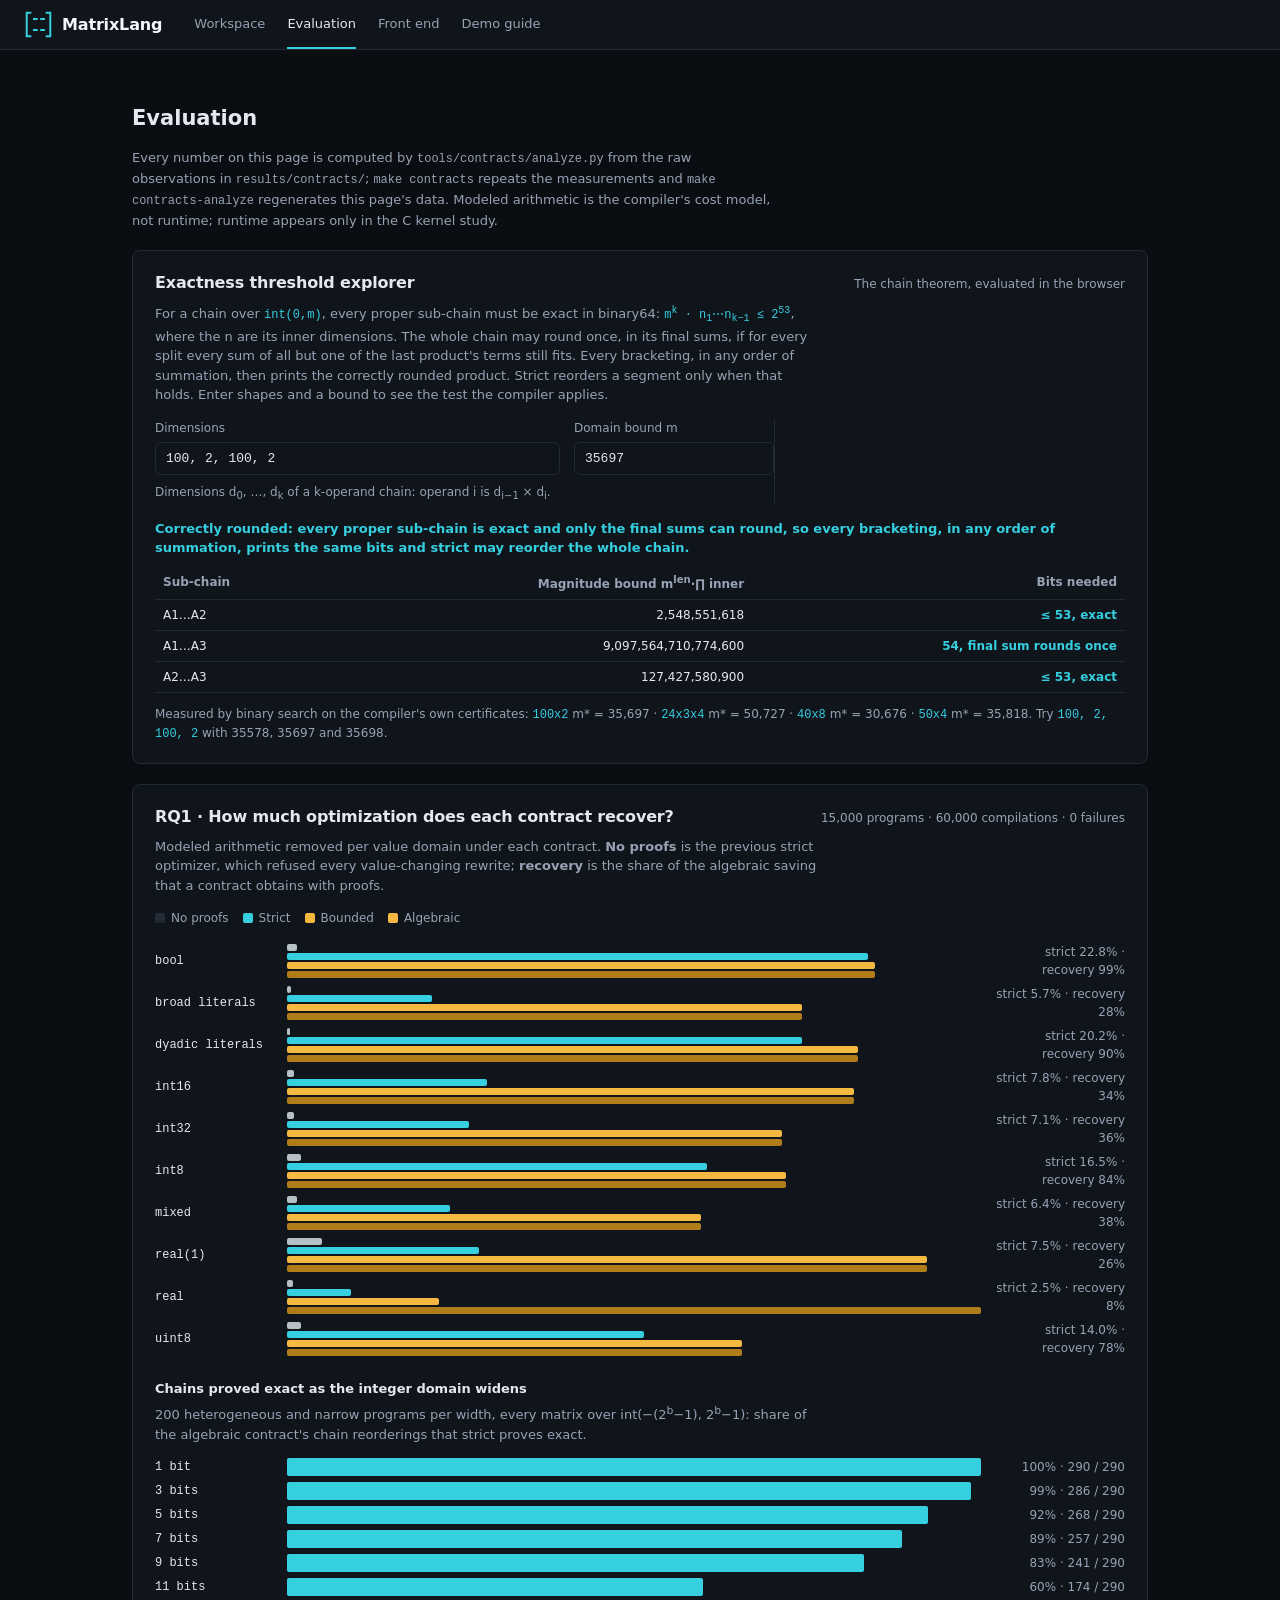
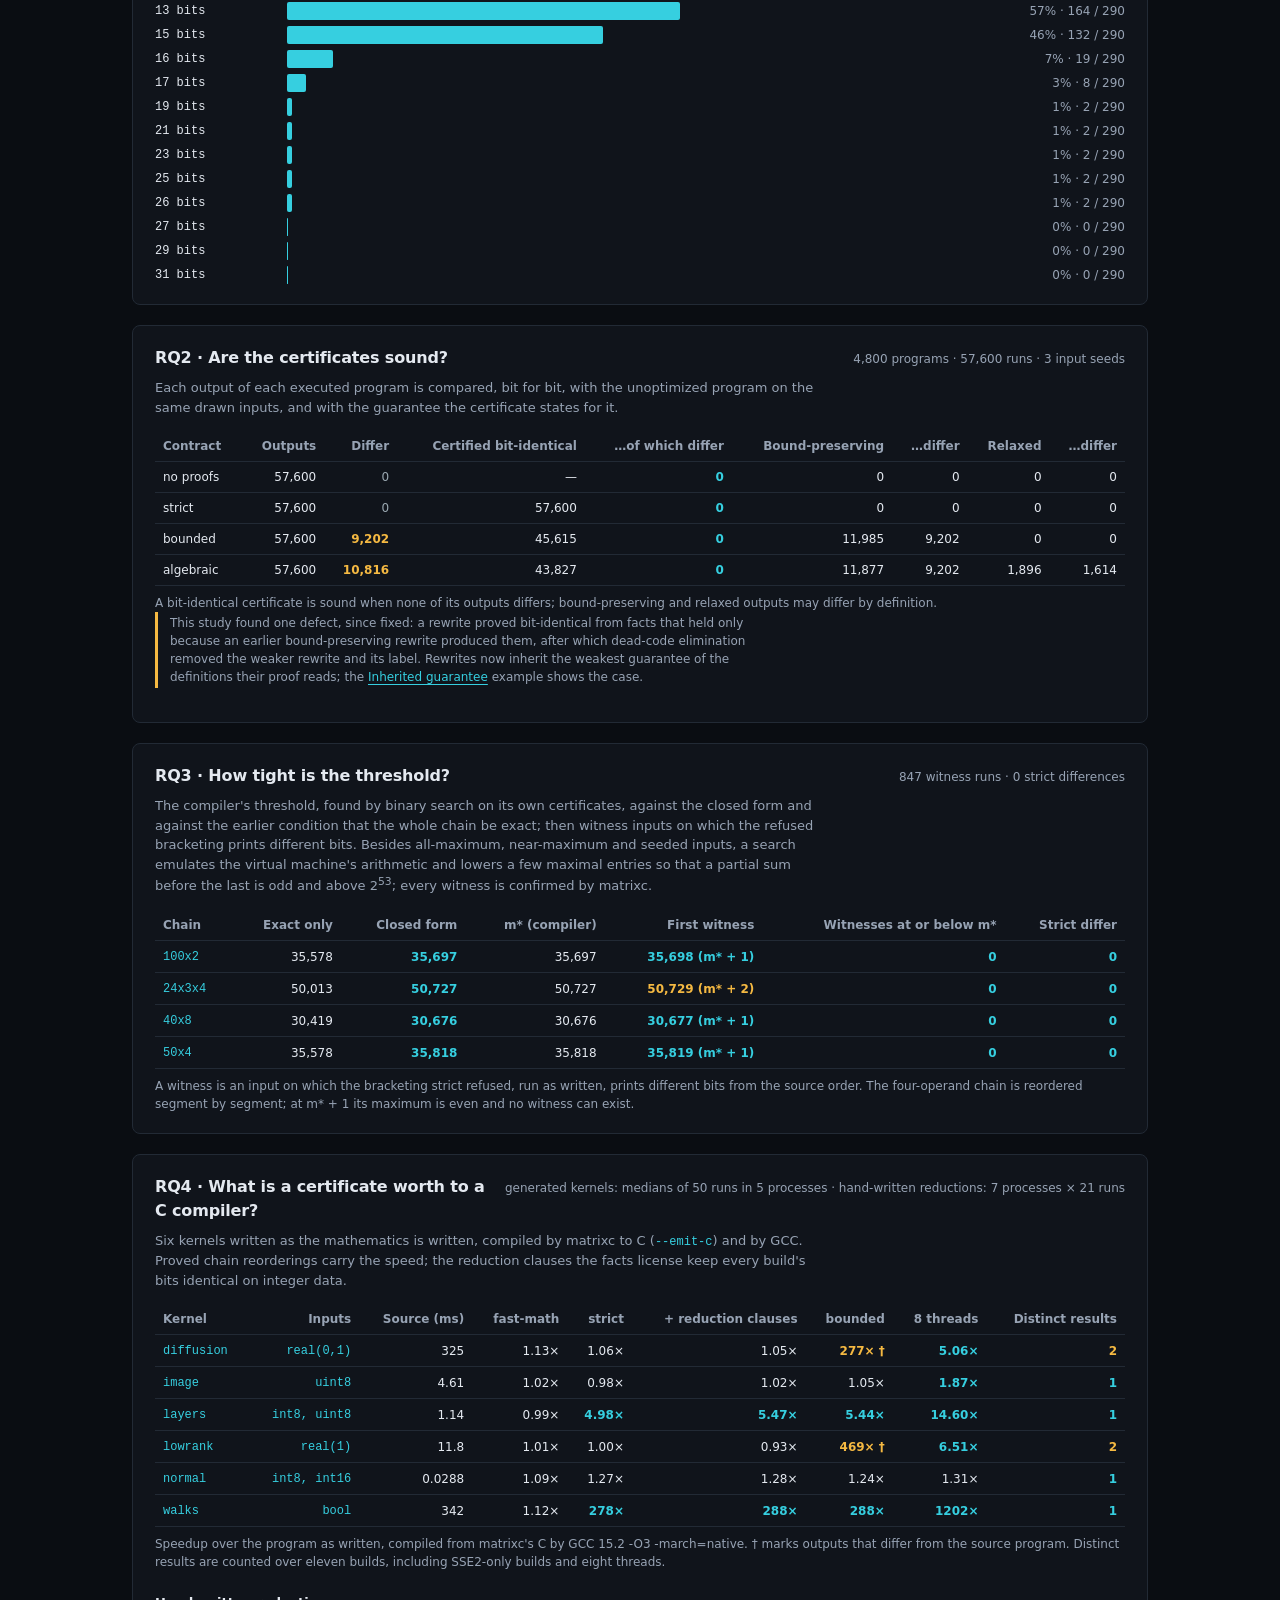
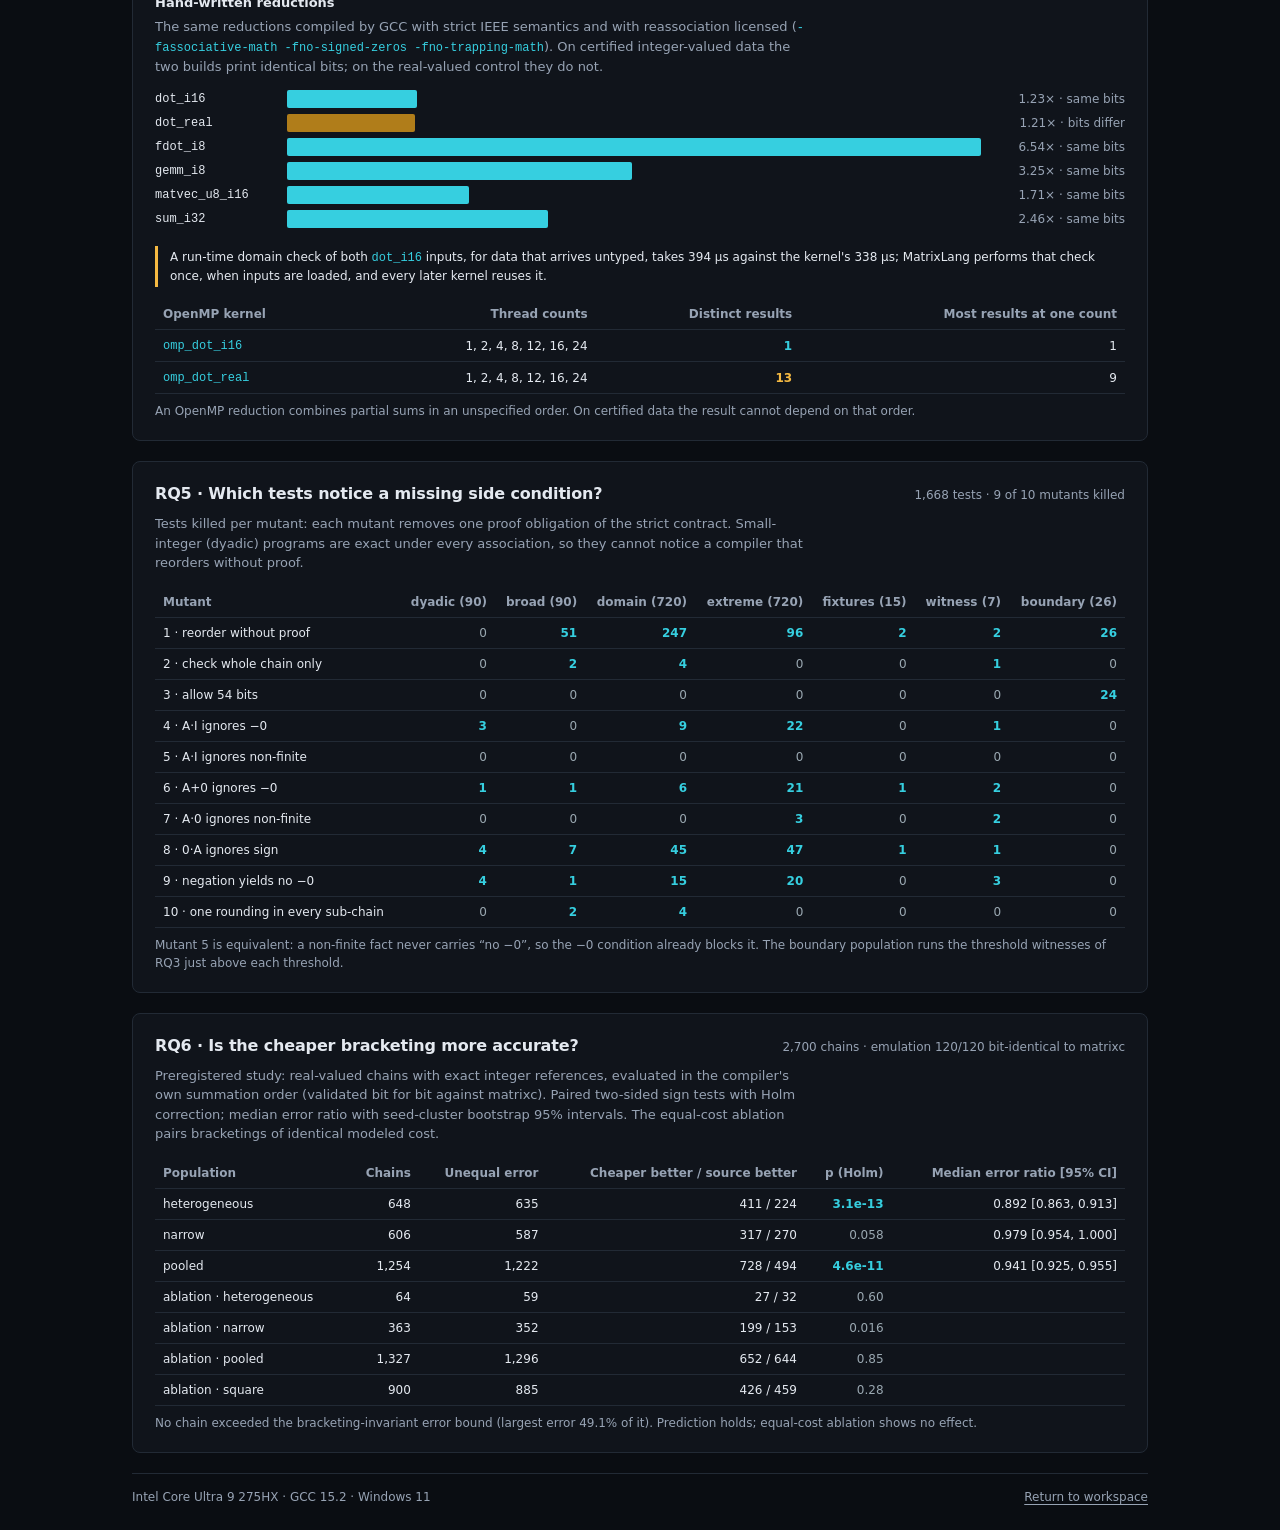
<file: demo/evaluation.html>
<!doctype html>
<html lang="en">
<head>
  <meta charset="utf-8">
  <meta name="viewport" content="width=device-width, initial-scale=1">
  <meta name="theme-color" content="#0b0e13">
  <meta name="description" content="Measured results for MatrixLang's numerical contracts: recovery, soundness, threshold tightness, licensed reassociation, mutation adequacy and accuracy.">
  <title>MatrixLang — Evaluation</title>
  <link rel="icon" href="favicon.svg" type="image/svg+xml">
  <link rel="stylesheet" href="workspace.css">
  <link rel="stylesheet" href="evaluation.css">
  <script src="evaluation-data.js" defer></script>
  <script src="evaluation.js" defer></script>
</head>
<body>
  <header class="topbar">
    <a class="brand" href="./" aria-label="MatrixLang workspace">
      <svg class="brand-mark" width="29" height="29" viewBox="0 0 32 32" aria-hidden="true"><path d="M7 3H3v26h4M25 3h4v26h-4"/><path d="M11 10h3m5 0h3m-11 12h3m5 0h3"/></svg>
      <span>MatrixLang</span>
    </a>
    <nav class="primary-nav" aria-label="Main navigation">
      <a href="./">Workspace</a>
      <a href="evaluation.html" aria-current="page">Evaluation</a>
      <a href="walkthrough.html#machine">Front end</a>
      <a href="guide.html">Demo guide</a>
    </nav>
  </header>
  <main class="eval-main">
    <section class="eval-intro">
      <h1>Evaluation</h1>
      <p>Every number on this page is computed by <code>tools/contracts/analyze.py</code> from the raw observations in <code>results/contracts/</code>; <code>make contracts</code> repeats the measurements and <code>make contracts-analyze</code> regenerates this page's data. Modeled arithmetic is the compiler's cost model, not runtime; runtime appears only in the C kernel study.</p>
      <p id="eval-missing" class="notice" hidden>Evaluation data is unavailable. Run make contracts-analyze and reload the page.</p>
    </section>

    <section class="eval-section" aria-labelledby="explorer-title">
      <div class="eval-heading"><h2 id="explorer-title">Exactness threshold explorer</h2><span>The chain theorem, evaluated in the browser</span></div>
      <p>For a chain over <code>int(0,m)</code>, every proper sub-chain must be exact in binary64: <code>m<sup>k</sup> · n<sub>1</sub>⋯n<sub>k−1</sub> ≤ 2<sup>53</sup></code>, where the n are its inner dimensions. The whole chain may round once, in its final sums, if for every split every sum of all but one of the last product's terms still fits. Every bracketing, in any order of summation, then prints the correctly rounded product. Strict reorders a segment only when that holds. Enter shapes and a bound to see the test the compiler applies.</p>
      <form id="explorer" class="explorer" novalidate>
        <label><span>Dimensions</span><input id="ex-dims" value="100, 2, 100, 2" inputmode="numeric" aria-describedby="ex-dims-note"></label>
        <label><span>Domain bound m</span><input id="ex-m" value="35697" inputmode="numeric"></label>
        <p id="ex-dims-note" class="field-note">Dimensions d<sub>0</sub>, …, d<sub>k</sub> of a k-operand chain: operand i is d<sub>i−1</sub> × d<sub>i</sub>.</p>
      </form>
      <div id="ex-result" class="explorer-result" role="status" aria-live="polite"></div>
      <div id="ex-measured" class="explorer-measured"></div>
    </section>

    <section class="eval-section" aria-labelledby="rq1-title">
      <div class="eval-heading"><h2 id="rq1-title">RQ1 · How much optimization does each contract recover?</h2><span id="rq1-meta"></span></div>
      <p>Modeled arithmetic removed per value domain under each contract. <b>No proofs</b> is the previous strict optimizer, which refused every value-changing rewrite; <b>recovery</b> is the share of the algebraic saving that a contract obtains with proofs.</p>
      <div id="rq1-chart" class="bars"></div>
    </section>

    <section class="eval-section" aria-labelledby="rq2-title">
      <div class="eval-heading"><h2 id="rq2-title">RQ2 · Are the certificates sound?</h2><span id="rq2-meta"></span></div>
      <p>Each output of each executed program is compared, bit for bit, with the unoptimized program on the same drawn inputs, and with the guarantee the certificate states for it.</p>
      <div id="rq2-table" class="table-wrap"></div>
      <p class="eval-note">This study found one defect, since fixed: a rewrite proved bit-identical from facts that held only because an earlier bound-preserving rewrite produced them, after which dead-code elimination removed the weaker rewrite and its label. Rewrites now inherit the weakest guarantee of the definitions their proof reads; the <a href="./?example=inherited">Inherited guarantee</a> example shows the case.</p>
    </section>

    <section class="eval-section" aria-labelledby="rq3-title">
      <div class="eval-heading"><h2 id="rq3-title">RQ3 · How tight is the threshold?</h2><span id="rq3-meta"></span></div>
      <p>The compiler's threshold, found by binary search on its own certificates, against the closed form and against the earlier condition that the whole chain be exact; then witness inputs on which the refused bracketing prints different bits. Besides all-maximum, near-maximum and seeded inputs, a search emulates the virtual machine's arithmetic and lowers a few maximal entries so that a partial sum before the last is odd and above 2<sup>53</sup>; every witness is confirmed by matrixc.</p>
      <div id="rq3-table" class="table-wrap"></div>
    </section>

    <section class="eval-section" aria-labelledby="rq4-title">
      <div class="eval-heading"><h2 id="rq4-title">RQ4 · What is a certificate worth to a C compiler?</h2><span id="rq4-meta"></span></div>
      <p>Six kernels written as the mathematics is written, compiled by matrixc to C (<code>--emit-c</code>) and by GCC. Proved chain reorderings carry the speed; the reduction clauses the facts license keep every build's bits identical on integer data.</p>
      <div id="rq4-e2e" class="table-wrap"></div>
      <h3 class="eval-sub">Hand-written reductions</h3>
      <p>The same reductions compiled by GCC with strict IEEE semantics and with reassociation licensed (<code>-fassociative-math -fno-signed-zeros -fno-trapping-math</code>). On certified integer-valued data the two builds print identical bits; on the real-valued control they do not.</p>
      <div id="rq4-chart" class="bars"></div>
      <div id="rq4-threads" class="table-wrap"></div>
    </section>

    <section class="eval-section" aria-labelledby="rq5-title">
      <div class="eval-heading"><h2 id="rq5-title">RQ5 · Which tests notice a missing side condition?</h2><span id="rq5-meta"></span></div>
      <p>Tests killed per mutant: each mutant removes one proof obligation of the strict contract. Small-integer (dyadic) programs are exact under every association, so they cannot notice a compiler that reorders without proof.</p>
      <div id="rq5-table" class="table-wrap"></div>
    </section>

    <section class="eval-section" aria-labelledby="rq6-title">
      <div class="eval-heading"><h2 id="rq6-title">RQ6 · Is the cheaper bracketing more accurate?</h2><span id="rq6-meta"></span></div>
      <p>Preregistered study: real-valued chains with exact integer references, evaluated in the compiler's own summation order (validated bit for bit against matrixc). Paired two-sided sign tests with Holm correction; median error ratio with seed-cluster bootstrap 95% intervals. The equal-cost ablation pairs bracketings of identical modeled cost.</p>
      <div id="rq6-table" class="table-wrap"></div>
    </section>
    <footer class="workspace-footer"><span>Intel Core Ultra 9 275HX · GCC 15.2 · Windows 11</span><a href="./">Return to workspace</a></footer>
  </main>
</body>
</html>
</file>
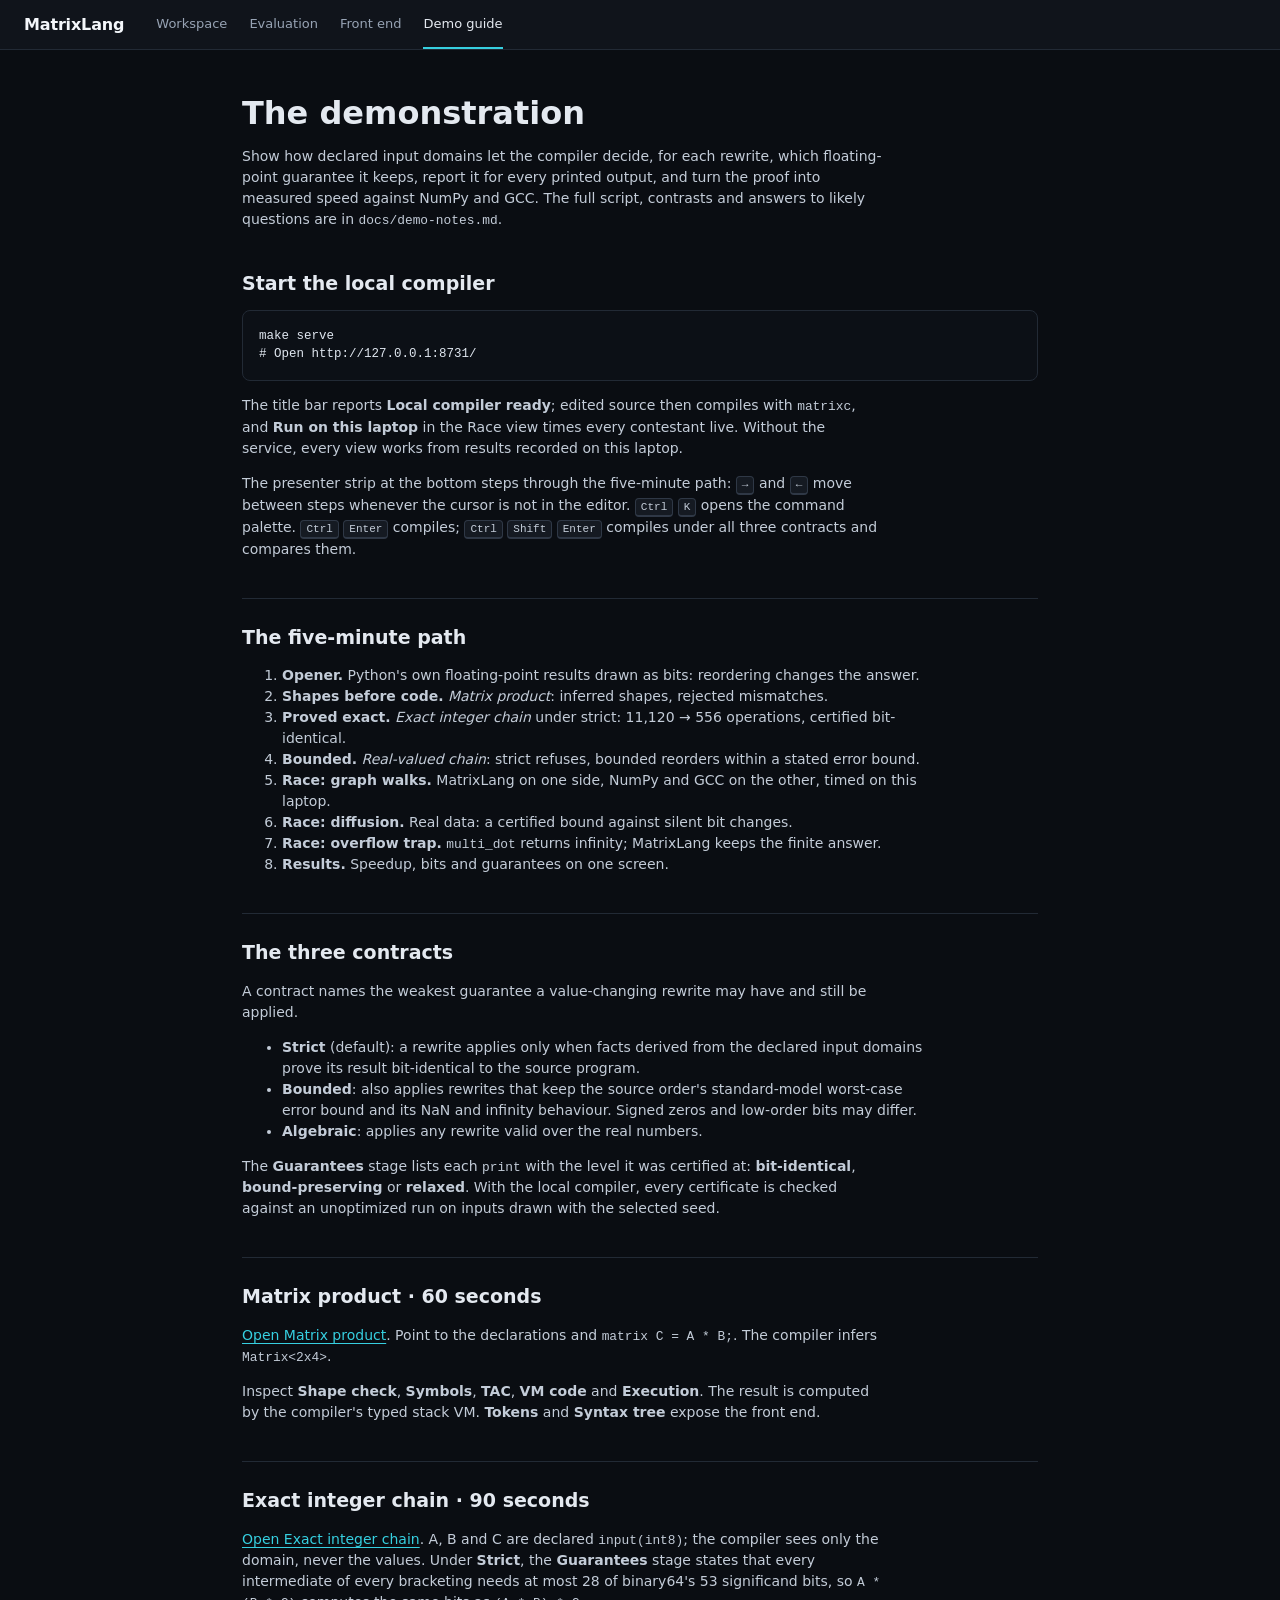
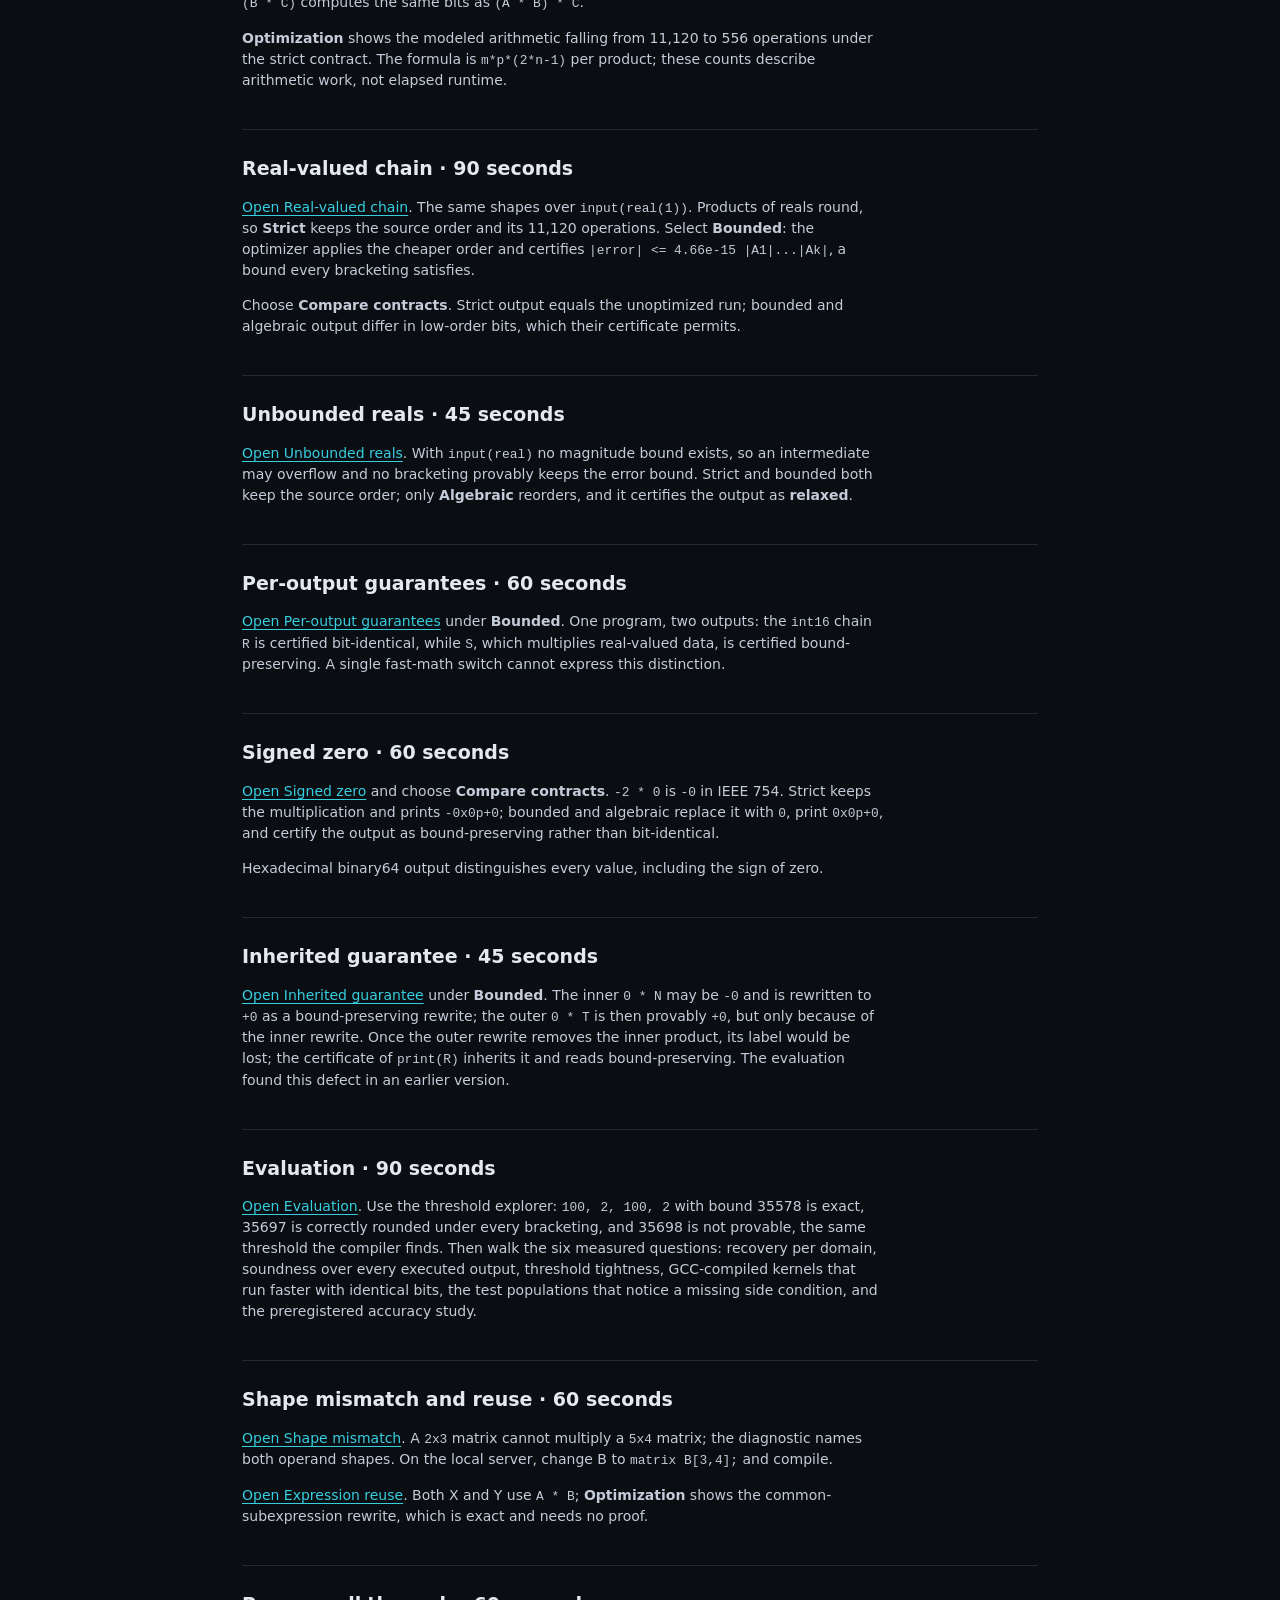
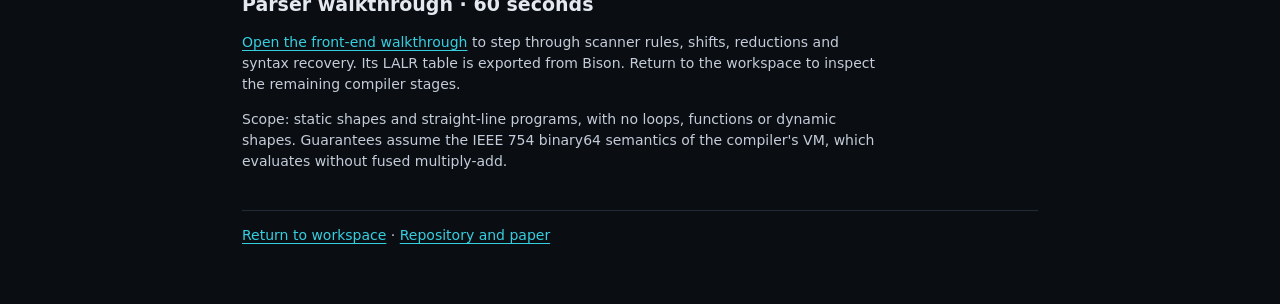
<file: demo/guide.html>
<!doctype html>
<html lang="en">
<head><meta charset="utf-8"><meta name="viewport" content="width=device-width, initial-scale=1"><meta name="theme-color" content="#0b0e13"><title>MatrixLang — Demo guide</title><link rel="icon" href="favicon.svg" type="image/svg+xml"><link rel="stylesheet" href="workspace.css"></head>
<body>
  <header class="topbar"><a class="brand" href="./">MatrixLang</a><nav class="primary-nav" aria-label="Main navigation"><a href="./">Workspace</a><a href="evaluation.html">Evaluation</a><a href="walkthrough.html#machine">Front end</a><a href="guide.html" aria-current="page">Demo guide</a></nav></header>
  <main class="guide-main">
    <h1>The demonstration</h1>
    <p>Show how declared input domains let the compiler decide, for each rewrite, which floating-point guarantee it keeps, report it for every printed output, and turn the proof into measured speed against NumPy and GCC. The full script, contrasts and answers to likely questions are in <code>docs/demo-notes.md</code>.</p>
    <section><h2>Start the local compiler</h2><pre>make serve
# Open http://127.0.0.1:8731/</pre><p>The title bar reports <strong>Local compiler ready</strong>; edited source then compiles with <code>matrixc</code>, and <strong>Run on this laptop</strong> in the Race view times every contestant live. Without the service, every view works from results recorded on this laptop.</p><p>The presenter strip at the bottom steps through the five-minute path: <kbd>→</kbd> and <kbd>←</kbd> move between steps whenever the cursor is not in the editor. <kbd>Ctrl</kbd> <kbd>K</kbd> opens the command palette. <kbd>Ctrl</kbd> <kbd>Enter</kbd> compiles; <kbd>Ctrl</kbd> <kbd>Shift</kbd> <kbd>Enter</kbd> compiles under all three contracts and compares them.</p></section>
    <section><h2>The five-minute path</h2><ol>
      <li><strong>Opener.</strong> Python's own floating-point results drawn as bits: reordering changes the answer.</li>
      <li><strong>Shapes before code.</strong> <em>Matrix product</em>: inferred shapes, rejected mismatches.</li>
      <li><strong>Proved exact.</strong> <em>Exact integer chain</em> under strict: 11,120 → 556 operations, certified bit-identical.</li>
      <li><strong>Bounded.</strong> <em>Real-valued chain</em>: strict refuses, bounded reorders within a stated error bound.</li>
      <li><strong>Race: graph walks.</strong> MatrixLang on one side, NumPy and GCC on the other, timed on this laptop.</li>
      <li><strong>Race: diffusion.</strong> Real data: a certified bound against silent bit changes.</li>
      <li><strong>Race: overflow trap.</strong> <code>multi_dot</code> returns infinity; MatrixLang keeps the finite answer.</li>
      <li><strong>Results.</strong> Speedup, bits and guarantees on one screen.</li>
    </ol></section>
    <section><h2>The three contracts</h2><p>A contract names the weakest guarantee a value-changing rewrite may have and still be applied.</p><ul>
      <li><strong>Strict</strong> (default): a rewrite applies only when facts derived from the declared input domains prove its result bit-identical to the source program.</li>
      <li><strong>Bounded</strong>: also applies rewrites that keep the source order's standard-model worst-case error bound and its NaN and infinity behaviour. Signed zeros and low-order bits may differ.</li>
      <li><strong>Algebraic</strong>: applies any rewrite valid over the real numbers.</li>
    </ul><p>The <strong>Guarantees</strong> stage lists each <code>print</code> with the level it was certified at: <strong>bit-identical</strong>, <strong>bound-preserving</strong> or <strong>relaxed</strong>. With the local compiler, every certificate is checked against an unoptimized run on inputs drawn with the selected seed.</p></section>
    <section><h2>Matrix product · 60 seconds</h2><p><a href="./?example=multiply">Open Matrix product</a>. Point to the declarations and <code>matrix C = A * B;</code>. The compiler infers <code>Matrix&lt;2x4&gt;</code>.</p><p>Inspect <strong>Shape check</strong>, <strong>Symbols</strong>, <strong>TAC</strong>, <strong>VM code</strong> and <strong>Execution</strong>. The result is computed by the compiler's typed stack VM. <strong>Tokens</strong> and <strong>Syntax tree</strong> expose the front end.</p></section>
    <section><h2>Exact integer chain · 90 seconds</h2><p><a href="./?example=exact">Open Exact integer chain</a>. A, B and C are declared <code>input(int8)</code>; the compiler sees only the domain, never the values. Under <strong>Strict</strong>, the <strong>Guarantees</strong> stage states that every intermediate of every bracketing needs at most 28 of binary64's 53 significand bits, so <code>A * (B * C)</code> computes the same bits as <code>(A * B) * C</code>.</p><p><strong>Optimization</strong> shows the modeled arithmetic falling from 11,120 to 556 operations under the strict contract. The formula is <code>m*p*(2*n-1)</code> per product; these counts describe arithmetic work, not elapsed runtime.</p></section>
    <section><h2>Real-valued chain · 90 seconds</h2><p><a href="./?example=real">Open Real-valued chain</a>. The same shapes over <code>input(real(1))</code>. Products of reals round, so <strong>Strict</strong> keeps the source order and its 11,120 operations. Select <strong>Bounded</strong>: the optimizer applies the cheaper order and certifies <code>|error| &lt;= 4.66e-15 |A1|...|Ak|</code>, a bound every bracketing satisfies.</p><p>Choose <strong>Compare contracts</strong>. Strict output equals the unoptimized run; bounded and algebraic output differ in low-order bits, which their certificate permits.</p></section>
    <section><h2>Unbounded reals · 45 seconds</h2><p><a href="./?example=unbounded">Open Unbounded reals</a>. With <code>input(real)</code> no magnitude bound exists, so an intermediate may overflow and no bracketing provably keeps the error bound. Strict and bounded both keep the source order; only <strong>Algebraic</strong> reorders, and it certifies the output as <strong>relaxed</strong>.</p></section>
    <section><h2>Per-output guarantees · 60 seconds</h2><p><a href="./?example=outputs">Open Per-output guarantees</a> under <strong>Bounded</strong>. One program, two outputs: the <code>int16</code> chain <code>R</code> is certified bit-identical, while <code>S</code>, which multiplies real-valued data, is certified bound-preserving. A single fast-math switch cannot express this distinction.</p></section>
    <section><h2>Signed zero · 60 seconds</h2><p><a href="./?example=numerics">Open Signed zero</a> and choose <strong>Compare contracts</strong>. <code>-2 * 0</code> is <code>-0</code> in IEEE 754. Strict keeps the multiplication and prints <code>-0x0p+0</code>; bounded and algebraic replace it with <code>0</code>, print <code>0x0p+0</code>, and certify the output as bound-preserving rather than bit-identical.</p><p>Hexadecimal binary64 output distinguishes every value, including the sign of zero.</p></section>
    <section><h2>Inherited guarantee · 45 seconds</h2><p><a href="./?example=inherited">Open Inherited guarantee</a> under <strong>Bounded</strong>. The inner <code>0 * N</code> may be <code>-0</code> and is rewritten to <code>+0</code> as a bound-preserving rewrite; the outer <code>0 * T</code> is then provably <code>+0</code>, but only because of the inner rewrite. Once the outer rewrite removes the inner product, its label would be lost; the certificate of <code>print(R)</code> inherits it and reads bound-preserving. The evaluation found this defect in an earlier version.</p></section>
    <section><h2>Evaluation · 90 seconds</h2><p><a href="evaluation.html">Open Evaluation</a>. Use the threshold explorer: <code>100, 2, 100, 2</code> with bound 35578 is exact, 35697 is correctly rounded under every bracketing, and 35698 is not provable, the same threshold the compiler finds. Then walk the six measured questions: recovery per domain, soundness over every executed output, threshold tightness, GCC-compiled kernels that run faster with identical bits, the test populations that notice a missing side condition, and the preregistered accuracy study.</p></section>
    <section><h2>Shape mismatch and reuse · 60 seconds</h2><p><a href="./?example=mismatch">Open Shape mismatch</a>. A <code>2x3</code> matrix cannot multiply a <code>5x4</code> matrix; the diagnostic names both operand shapes. On the local server, change B to <code>matrix B[3,4];</code> and compile.</p><p><a href="./?example=reuse">Open Expression reuse</a>. Both X and Y use <code>A * B</code>; <strong>Optimization</strong> shows the common-subexpression rewrite, which is exact and needs no proof.</p></section>
    <section><h2>Parser walkthrough · 60 seconds</h2><p><a href="walkthrough.html#machine">Open the front-end walkthrough</a> to step through scanner rules, shifts, reductions and syntax recovery. Its LALR table is exported from Bison. Return to the workspace to inspect the remaining compiler stages.</p><p>Scope: static shapes and straight-line programs, with no loops, functions or dynamic shapes. Guarantees assume the IEEE 754 binary64 semantics of the compiler's VM, which evaluates without fused multiply-add.</p></section>
    <p><a href="./">Return to workspace</a> · <a href="https://github.com/aswanth-07/matrixlang">Repository and paper</a></p>
  </main>
</body></html>
</file>
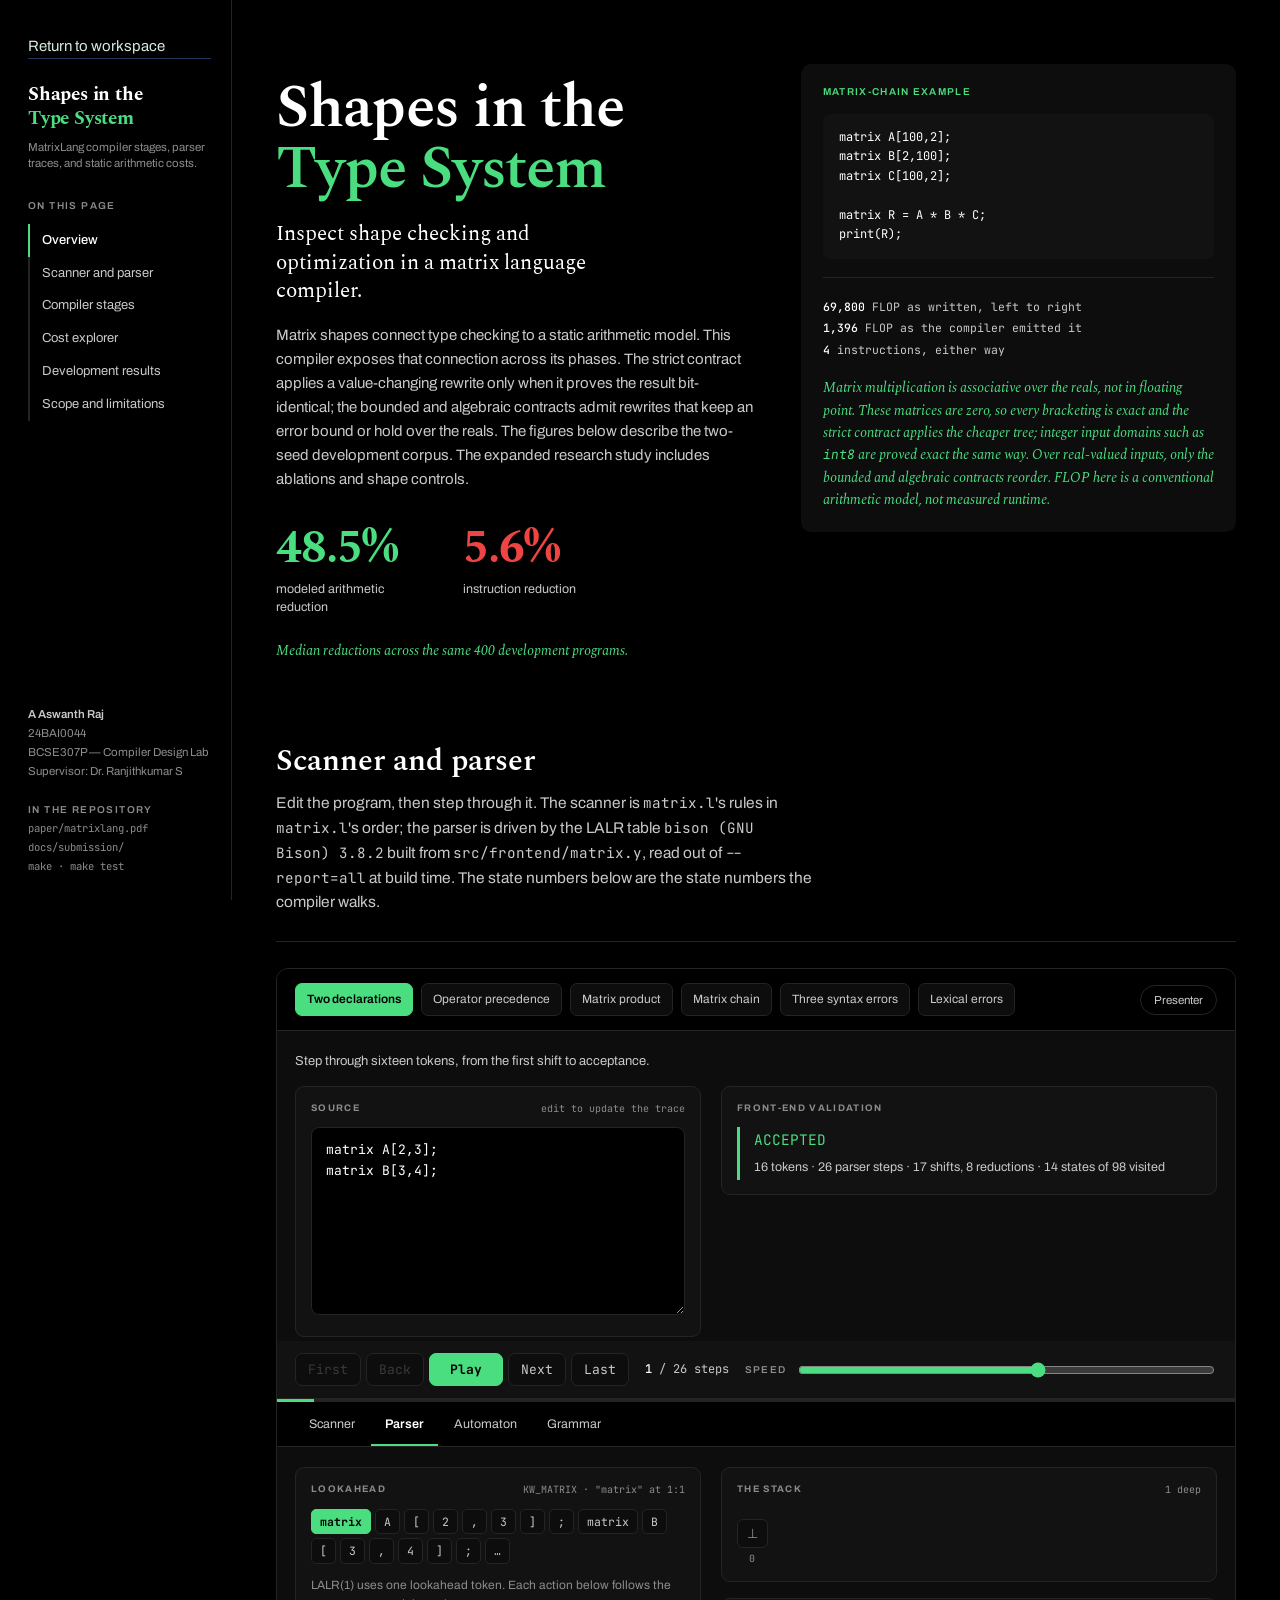
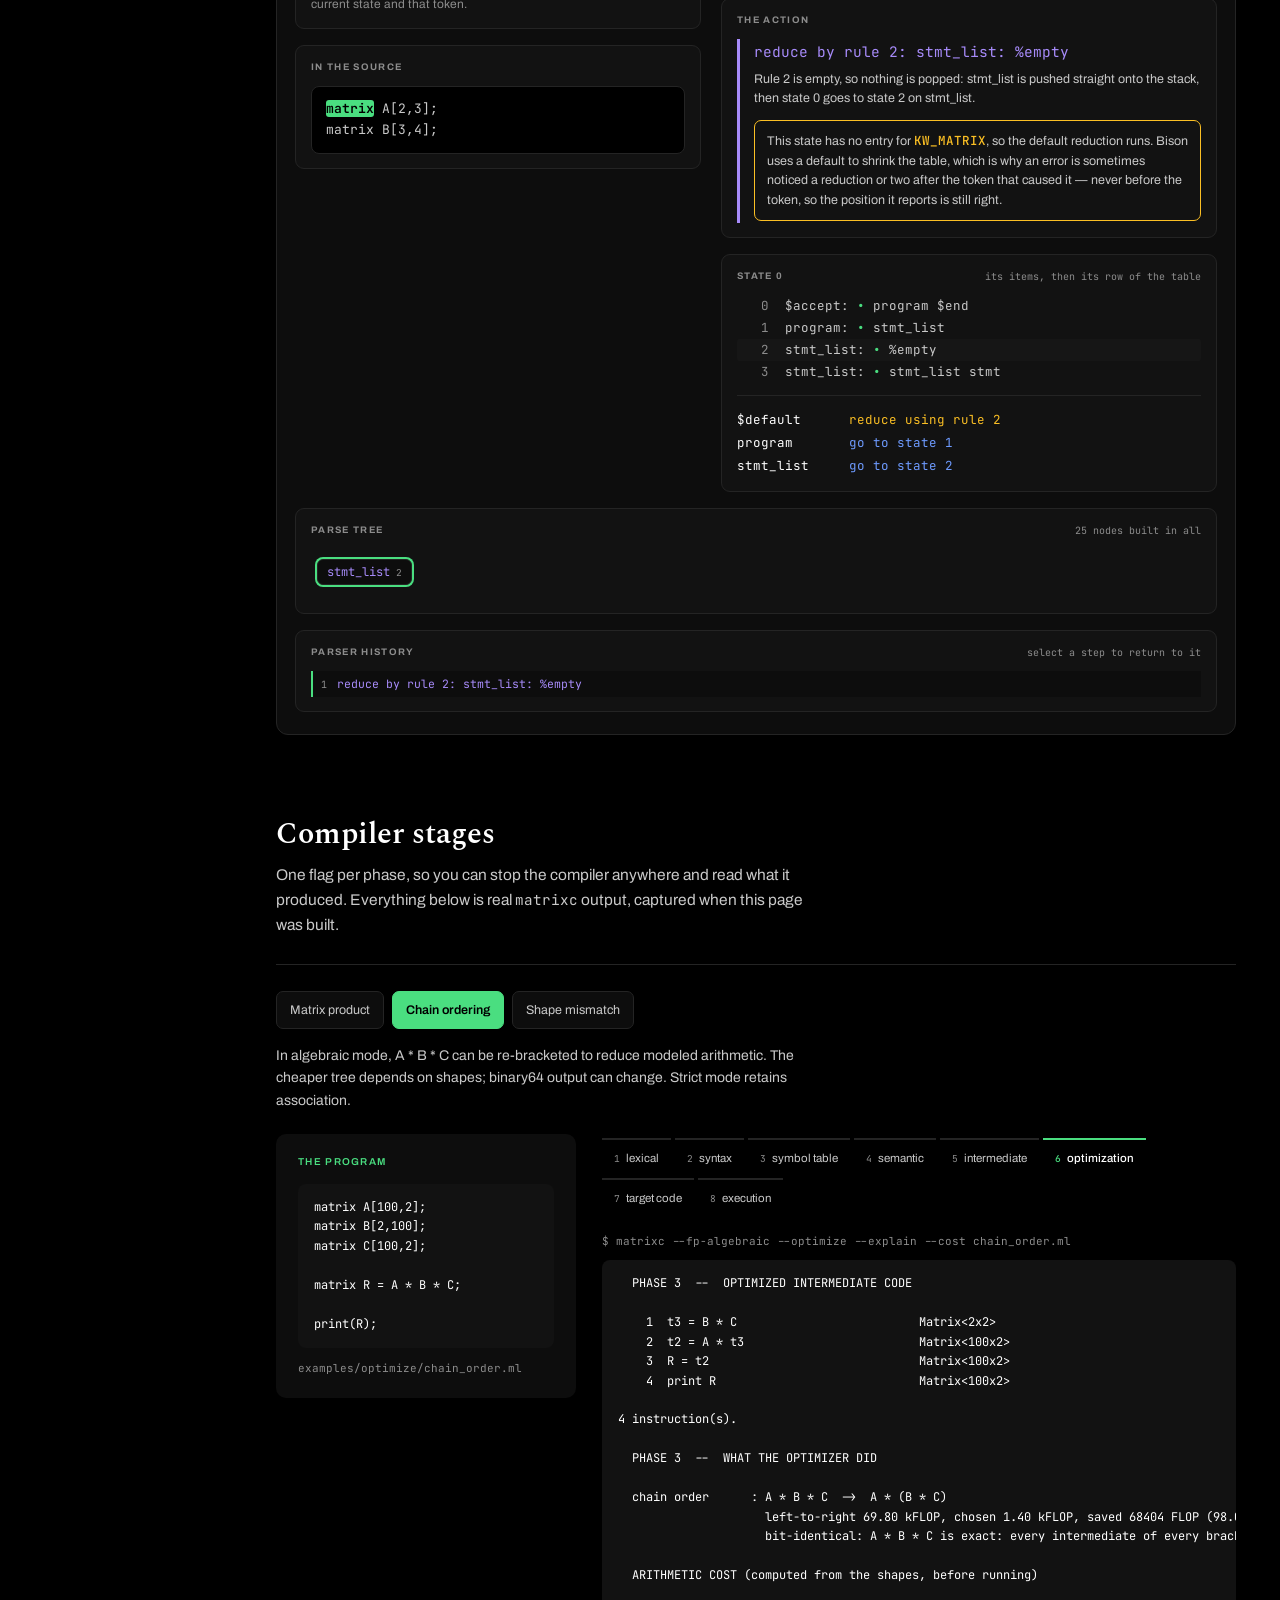
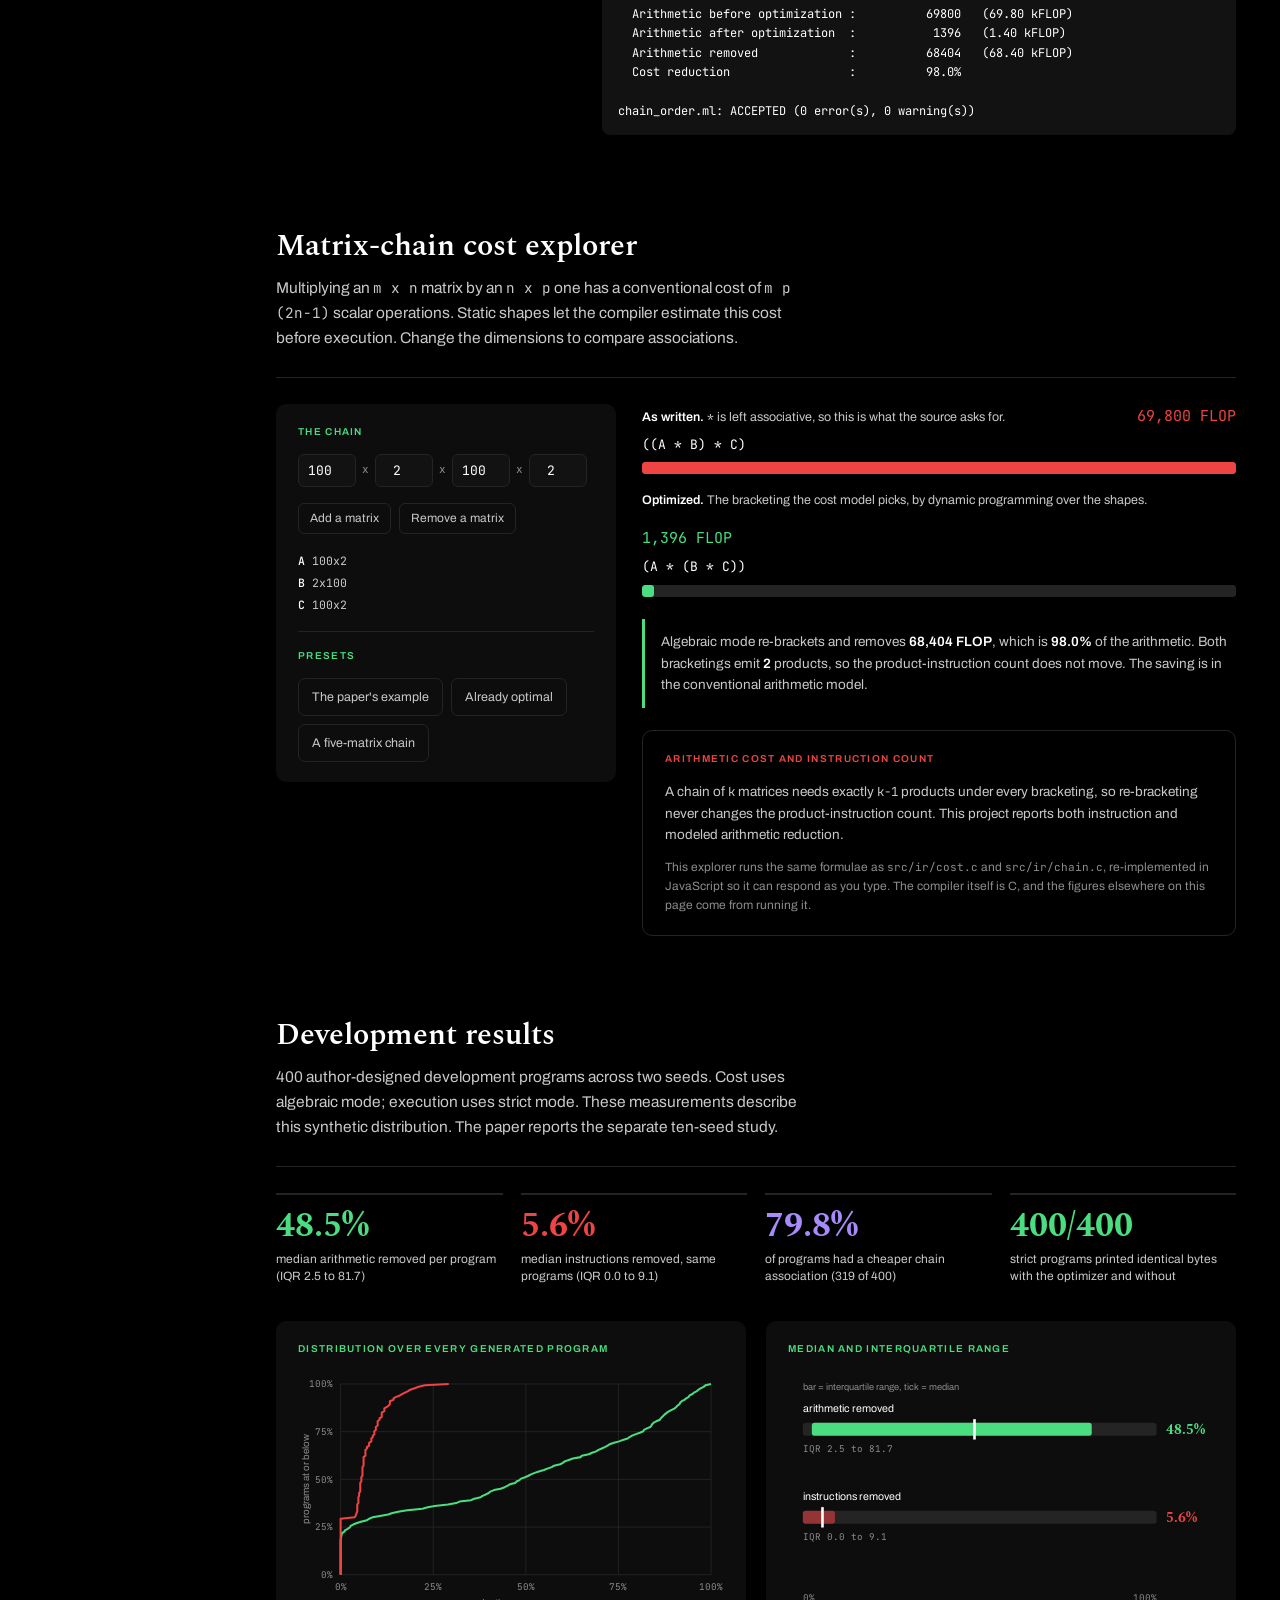
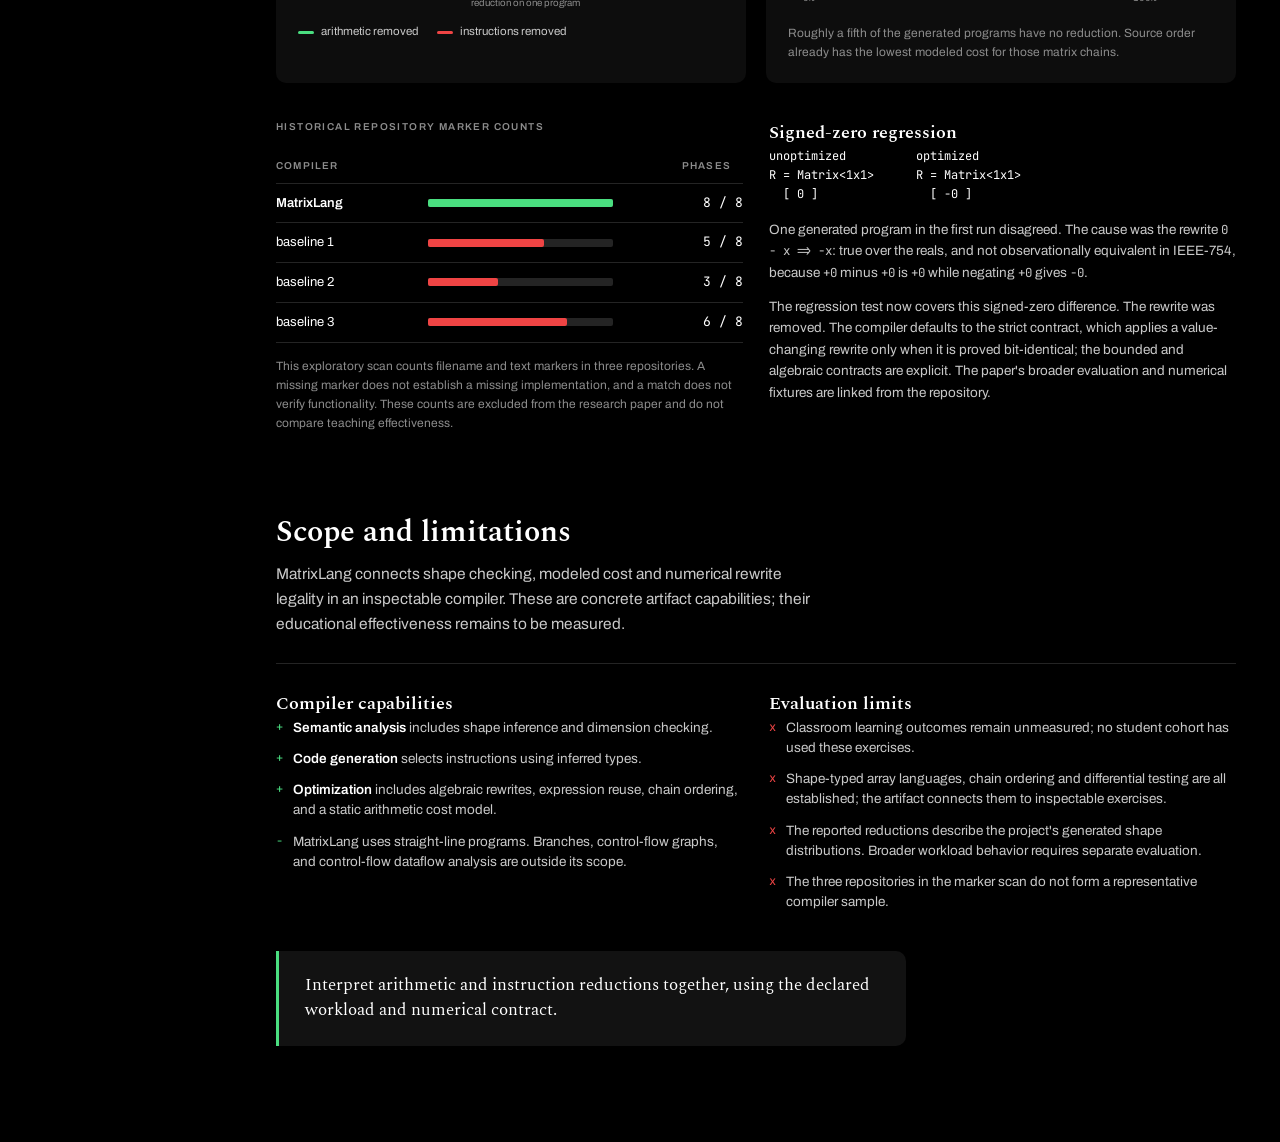
<file: demo/walkthrough.html>
<!doctype html>
<html lang="en">
<head>
<title>MatrixLang — Front-end walkthrough</title>

<!-- MatrixLang -- the demonstration page.

     Deliberately single-theme: this page shares its visual identity with the
     project's paper figures and slide deck, so it commits to the dark ground
     and paints every colour explicitly rather than tracking the host theme.

     Almost nothing here is typed by hand.

       demo/data.js       phase output captured from bin/matrixc, and the
                          measurement figures, read from results/
       demo/grammar.js    the grammar and the LALR automaton, read out of
                          `bison --report=all` over src/frontend/matrix.y
       demo/agreement.js  the result of checking this page's own scanner and
                          parser against bin/matrixc

     Two things are re-implementations, and the page says so where they
     appear: demo/lexer.js and demo/parser.js, which exist so the page can
     answer for text the reader types, and the cost explorer, which runs the
     formulae of src/ir/cost.c and src/ir/chain.c in JavaScript so it can
     respond as you drag. -->

<meta charset="utf-8">
<meta name="viewport" content="width=device-width, initial-scale=1">

<link rel="preconnect" href="https://fonts.gstatic.com" crossorigin>
<link rel="stylesheet" href="https://fonts.googleapis.com/css2?family=Spectral:ital,wght@0,400;0,600;0,700;1,400&amp;family=Archivo:wght@400;500;600&amp;family=JetBrains+Mono:wght@400;500&amp;display=swap">
<link rel="stylesheet" href="style.css">
<link rel="icon" href="favicon.svg" type="image/svg+xml">
</head>
<body>

<div class="shell">

  <div class="rail">
    <div>
      <a href="./" style="display:block; margin-bottom:24px; color:#d4e9db; text-underline-offset:4px">Return to workspace</a>
      <div class="mark">Shapes in the<span>Type System</span></div>
      <div class="sub">MatrixLang compiler stages, parser traces,
        and static arithmetic costs.</div>
    </div>

    <nav aria-label="Sections">
      <div class="eyebrow">On this page</div>
      <ol>
        <li><a href="#thesis" class="on">Overview</a></li>
        <li><a href="#machine">Scanner and parser</a></li>
        <li><a href="#pipeline">Compiler stages</a></li>
        <li><a href="#explorer">Cost explorer</a></li>
        <li><a href="#evidence">Development results</a></li>
        <li><a href="#limits">Scope and limitations</a></li>
      </ol>
    </nav>

    <footer>
      <b style="color:var(--dim);font-weight:600">A Aswanth Raj</b><br>
      24BAI0044<br>
      BCSE307P &mdash; Compiler Design Lab<br>
      Supervisor: Dr. Ranjithkumar S<br><br>
      <span class="eyebrow">In the repository</span><br>
      <code>paper/matrixlang.pdf</code><br>
      <code>docs/submission/</code><br>
      <code>make &middot; make test</code>
    </footer>
  </div>

  <main>

    <!-- ================================================== 01 the claim -- -->
    <section id="thesis">
      <div class="hero-grid">
        <div>
          <h1>Shapes in the<em>Type System</em></h1>
          <p class="tagline">Inspect shape checking and optimization
            in a matrix language compiler.</p>
          <p class="stem">Matrix shapes connect type checking to a static
            arithmetic model. This compiler exposes that connection across
            its phases. The strict contract applies a value-changing rewrite only
            when it proves the result bit-identical; the bounded and algebraic
            contracts admit rewrites that keep an error bound or hold over the reals.
            The figures below describe the two-seed development corpus.
            The expanded research study includes ablations and shape controls.</p>

          <div class="pair">
            <div class="figure">
              <div class="v mint" id="hero-flop">&nbsp;</div>
              <div class="k">modeled arithmetic reduction</div>
            </div>
            <div class="figure">
              <div class="v coral" id="hero-instr">&nbsp;</div>
              <div class="k">instruction reduction</div>
            </div>
          </div>
          <p class="note" id="hero-note">&nbsp;</p>
        </div>

        <div class="panel">
          <h3>Matrix-chain example</h3>
          <pre>matrix A[100,2];
matrix B[2,100];
matrix C[100,2];

matrix R = A * B * C;
print(R);</pre>
          <div class="rule" style="margin:18px 0"></div>
          <div class="shapes">
            <b>69,800</b> FLOP as written, left to right<br>
            <b>1,396</b> FLOP as the compiler emitted it<br>
            <b>4</b> instructions, either way
          </div>
          <p class="note" style="margin-top:16px">Matrix multiplication is
            associative over the reals, not in floating point. These matrices
            are zero, so every bracketing is exact and the strict contract
            applies the cheaper tree; integer input domains such as
            <code>int8</code> are proved exact the same way. Over real-valued
            inputs, only the bounded and algebraic contracts reorder. FLOP here
            is a conventional arithmetic model, not measured runtime.</p>
        </div>
      </div>
    </section>

    <!-- ============================ 02 flex and bison, one step at a time -->
    <section id="machine">
      <div class="head">
        <h2>Scanner and parser</h2>
        <p class="lede">Edit the program, then step through it. The scanner is
          <code>matrix.l</code>'s rules in <code>matrix.l</code>'s order; the
          parser is driven by the LALR table
          <code id="bison-version">bison</code> built from
          <code>src/frontend/matrix.y</code>, read out of
          <code>--report=all</code> at build time. The state numbers below are
          the state numbers the compiler walks.</p>
      </div>

      <div class="rule"></div>

      <div class="machine" id="machine-app">

        <div class="mbar">
          <div class="chooser" id="prog-chooser" role="group"
               aria-label="Choose a program"></div>
          <button class="toggle" id="presenter" type="button"
                  aria-pressed="false"
                  title="Larger type, for a projector">Presenter</button>
        </div>

        <div class="mbody" style="padding-bottom:4px">
          <p class="lede" id="prog-note"
             style="font-size:13px; margin-bottom:14px; max-width:78ch"></p>
          <div class="duo">
            <div class="card">
              <h4>Source <span class="hint">edit to update the trace</span></h4>
              <textarea class="editor" id="src" spellcheck="false"
                        aria-label="MatrixLang source"></textarea>
            </div>
            <div class="card">
              <h4>Front-end validation</h4>
              <div id="verdict-box"></div>
            </div>
          </div>
        </div>

        <div class="transport" id="transport">
          <div class="keys">
            <button id="t-first" type="button" title="First step (Home)">First</button>
            <button id="t-prev" type="button" title="Back one step (left arrow)">Back</button>
            <button id="t-play" class="go" type="button" title="Play or pause (space)">Play</button>
            <button id="t-next" type="button" title="Forward one step (right arrow)">Next</button>
            <button id="t-last" type="button" title="Last step (End)">Last</button>
          </div>
          <div class="counter" id="t-count"></div>
          <div class="scrub">
            <label for="t-speed">Speed</label>
            <input type="range" id="t-speed" min="60" max="960" value="580" step="20">
          </div>
        </div>
        <div class="progress"><i id="t-bar"></i></div>

        <div class="mtabs" id="mtabs" role="tablist" aria-label="Front-end view"></div>

        <!-- ------------------------------------------------------ scanner -->
        <div class="mbody" id="pane-scan">
          <div class="duo">
            <div class="stak">
              <div class="card">
                <h4>The cursor <span class="hint" id="scan-where"></span></h4>
                <div class="film" id="scan-film"></div>
              </div>
              <div class="card">
                <h4>What flex does with the match</h4>
                <div class="act" id="scan-act"></div>
              </div>
            </div>
            <div class="stak">
              <div class="card">
                <h4>Rules that match here <span class="hint">longest wins</span></h4>
                <div class="cands" id="scan-cands"></div>
                <p style="font-size:12px; color:var(--faint); margin-top:13px; line-height:1.6">
                  flex tries every rule at the cursor and keeps the longest
                  match; a tie goes to whichever rule comes first in
                  <code>matrix.l</code>. That single sentence is why
                  <code>matrix</code> is a keyword and <code>matrixx</code> is
                  not: on <code>matrix</code> the keyword rule and the
                  identifier rule both match six characters and the keyword
                  rule is earlier, while on <code>matrixx</code> the identifier
                  rule matches seven and wins outright.</p>
              </div>
              <div class="card">
                <h4>Token stream <span class="hint">as <code>--tokens</code> prints it</span></h4>
                <div class="stream" id="scan-stream"></div>
              </div>
            </div>
          </div>
        </div>

        <!-- ------------------------------------------------------- parser -->
        <div class="mbody" id="pane-parse">
          <div class="duo">
            <div class="stak">
              <div class="card">
                <h4>Lookahead <span class="hint" id="parse-look"></span></h4>
                <div class="queue" id="parse-queue"></div>
                <p style="font-size:12px; color:var(--faint); margin-top:12px; line-height:1.6">
                  LALR(1) uses one lookahead token. Each action below
                  follows the current state and that token.</p>
              </div>
              <div class="card">
                <h4>In the source</h4>
                <div class="film" id="parse-film"></div>
              </div>
            </div>

            <div class="stak">
              <div class="card">
                <h4>The stack <span class="hint" id="parse-depth"></span></h4>
                <div class="stack" id="parse-stack"></div>
              </div>
              <div class="card">
                <h4>The action</h4>
                <div class="act" id="parse-act"></div>
              </div>
              <div class="card">
                <h4><span id="parse-state">state</span>
                  <span class="hint">its items, then its row of the table</span></h4>
                <div class="items" id="parse-items"></div>
                <div class="rule" style="margin:12px 0"></div>
                <div class="rows" id="parse-rows"></div>
              </div>
            </div>
          </div>

          <div class="card" style="margin-top:16px">
            <h4>Parse tree
              <span class="hint" id="parse-nodes"></span></h4>
            <div class="treepane" id="parse-forest"></div>
          </div>

          <div class="card" style="margin-top:16px">
            <h4>Parser history <span class="hint">select a step to return to it</span></h4>
            <div class="log" id="parse-log"></div>
          </div>
        </div>

        <!-- ---------------------------------------------------- automaton -->
        <div class="mbody" id="pane-auto">
          <div class="facts">
            <div class="fact">
              <div class="v" id="fact-states">&nbsp;</div>
              <div class="k">LALR states bison built from this grammar</div>
            </div>
            <div class="fact">
              <div class="v" id="fact-rules">&nbsp;</div>
              <div class="k">rules, counting the <code>$accept</code> bison adds</div>
            </div>
            <div class="fact">
              <div class="v mint" id="fact-conflicts">&nbsp;</div>
              <div class="k">conflicts left unresolved</div>
            </div>
            <div class="fact">
              <div class="v" style="color:var(--violet)" id="fact-resolved">&nbsp;</div>
              <div class="k">conflicts the precedence declarations settled</div>
            </div>
          </div>

          <p class="lede" style="font-size:13px; max-width:80ch; margin-bottom:18px">
            The expression grammar is ambiguous as written:
            <code>expr: expr '+' expr</code> and
            <code>expr: expr '*' expr</code> say nothing about which binds
            tighter. Bison finds the conflicts, and the three precedence lines
            decide every one of them. Those are the states to look at.</p>

          <div class="picker">
            <button class="mini" id="auto-prev" type="button">&larr; state</button>
            <input type="number" id="auto-n" min="0" value="0" aria-label="State number">
            <button class="mini" id="auto-next" type="button">state &rarr;</button>
            <button class="mini" id="auto-here" type="button">jump to where the parser is</button>
          </div>

          <div class="duo">
            <div class="card">
              <h4>Item set <span class="hint">the dot is how far it has read</span></h4>
              <div class="items" id="auto-items"></div>
            </div>
            <div class="stak">
              <div class="card">
                <h4>Actions and gotos</h4>
                <div class="rows" id="auto-rows"></div>
              </div>
              <div class="card">
                <h4>Conflicts settled here</h4>
                <div id="auto-resolved"></div>
              </div>
            </div>
          </div>
        </div>

        <!-- ------------------------------------------------------ grammar -->
        <div class="mbody" id="pane-gram">
          <p class="lede" style="font-size:13px; max-width:80ch" id="agreement"></p>
          <p style="font-size:12px; color:var(--faint); margin:10px 0 20px; line-height:1.6; max-width:80ch">
            The page has to scan and parse in the browser to answer for text
            you type, so those two engines are the one part of this
            demonstration that is a re-implementation rather than a capture.
            They are checked against <code>bin/matrixc</code> over every
            program in <code>examples/</code> at build time, token for token
            and diagnostic for diagnostic, and the build fails on a
            disagreement. Everything in the next section is the compiler's own
            output.</p>

          <div class="duo">
            <div class="card">
              <h4>The grammar, as bison numbered it</h4>
              <div class="gram" id="gram-rules"></div>
            </div>
            <div class="stak">
              <div class="card">
                <h4>Precedence <span class="hint">from matrix.y</span></h4>
                <div class="gram" id="gram-prec"></div>
              </div>
              <div class="card">
                <h4>The scanner's rules, in <code>matrix.l</code> order</h4>
                <div class="gram" id="gram-flex"></div>
              </div>
            </div>
          </div>
        </div>

      </div>
    </section>


    <!-- ============================================= 03 walk the compiler -->
    <section id="pipeline">
      <div class="head">
        <h2>Compiler stages</h2>
        <p class="lede">One flag per phase, so you can stop the compiler
          anywhere and read what it produced. Everything below is real
          <code>matrixc</code> output, captured when this page was built.</p>
      </div>

      <div class="rule"></div>

      <div class="chooser" id="prog-choice" role="group" aria-label="Choose a program"></div>
      <p class="lede" id="prog-blurb" style="margin:16px 0 22px; max-width:66ch; font-size:14px"></p>

      <div class="pipe">
        <div class="panel">
          <h3>The program</h3>
          <pre id="prog-source"></pre>
          <div class="cmd" style="margin:12px 0 0" id="prog-file"></div>
        </div>

        <div>
          <div class="stepper" id="stage-tabs" role="tablist" aria-label="Compiler phase"></div>
          <div class="cmd" id="stage-cmd"></div>
          <pre id="stage-out" role="tabpanel" tabindex="0"></pre>
          <p class="lede" id="stage-note" style="margin-top:12px; font-size:12.5px"></p>
        </div>
      </div>
    </section>

    <!-- ================================================ 04 the cost model -->
    <section id="explorer">
      <div class="head">
        <h2>Matrix-chain cost explorer</h2>
        <p class="lede">Multiplying an <code>m x n</code> matrix by an
          <code>n x p</code> one has a conventional cost of <code>m p (2n-1)</code> scalar
          operations. Static shapes let the compiler estimate this cost
          before execution. Change the dimensions to compare associations.</p>
      </div>

      <div class="rule"></div>

      <div class="explorer">
        <div class="panel">
          <h3>The chain</h3>
          <div class="dims" id="dims"></div>
          <div style="display:flex; gap:8px; margin-bottom:16px">
            <button class="mini" id="add">Add a matrix</button>
            <button class="mini" id="drop">Remove a matrix</button>
          </div>
          <div class="shapes" id="shapes"></div>
          <div class="rule" style="margin:16px 0"></div>
          <h3>Presets</h3>
          <div class="chooser" id="presets"></div>
        </div>

        <div>
          <div class="outcome">
            <div class="row">
              <div class="lab">
                <span class="who"><b>As written.</b> <code>*</code> is left
                  associative, so this is what the source asks for.</span>
                <span class="amt" style="color:var(--coral)" id="lr-cost"></span>
              </div>
              <div class="bracket" id="lr-bracket"></div>
              <div class="track"><i id="lr-bar" style="background:var(--coral)"></i></div>
            </div>

            <div class="row">
              <div class="lab">
                <span class="who"><b>Optimized.</b> The bracketing the cost
                  model picks, by dynamic programming over the shapes.</span>
                <span class="amt" style="color:var(--mint)" id="opt-cost"></span>
              </div>
              <div class="bracket" id="opt-bracket"></div>
              <div class="track"><i id="opt-bar" style="background:var(--mint)"></i></div>
            </div>
          </div>

          <div class="verdict" id="verdict" style="margin-top:22px"></div>

          <div class="panel flat" style="margin-top:22px">
            <h3 class="coral">Arithmetic cost and instruction count</h3>
            <p style="font-size:13.5px; color:var(--dim); line-height:1.6">A chain
              of <code>k</code> matrices needs exactly <code>k-1</code> products
              under every bracketing, so re-bracketing never changes the
              product-instruction count. This project reports both instruction
              and modeled arithmetic reduction.</p>
            <p style="font-size:12px; color:var(--faint); line-height:1.6; margin-top:12px">
              This explorer runs the same formulae as
              <code>src/ir/cost.c</code> and <code>src/ir/chain.c</code>,
              re-implemented in JavaScript so it can respond as you type. The
              compiler itself is C, and the figures elsewhere on this page come
              from running it.</p>
          </div>
        </div>
      </div>
    </section>

    <!-- =============================================== 05 what we measured -->
    <section id="evidence">
      <div class="head">
        <h2>Development results</h2>
        <p class="lede" id="ev-lede"></p>
      </div>

      <div class="rule"></div>

      <div class="tiles" id="tiles"></div>

      <div class="charts" style="margin-top:36px">
        <div class="panel">
          <h3>Distribution over every generated program</h3>
          <div id="chart-cdf"></div>
          <div class="legend">
            <span><i style="background:var(--mint)"></i>arithmetic removed</span>
            <span><i style="background:var(--coral)"></i>instructions removed</span>
          </div>
        </div>
        <div class="panel">
          <h3>Median and interquartile range</h3>
          <div id="chart-box"></div>
          <p style="font-size:12px; color:var(--faint); margin-top:12px; line-height:1.6">
            Roughly a fifth of the generated programs have no reduction.
            Source order already has the lowest modeled cost for those
            matrix chains.</p>
        </div>
      </div>

      <div class="cols" style="margin-top:36px">
        <div>
          <div class="eyebrow" style="margin-bottom:14px">Historical repository marker counts</div>
          <table>
            <thead><tr><th>Compiler</th><th></th><th class="num" style="text-align:right">Phases</th></tr></thead>
            <tbody id="baseline-rows"></tbody>
          </table>
          <p style="font-size:12px; color:var(--faint); margin-top:14px; line-height:1.6">
            This exploratory scan counts filename and text markers in three
            repositories. A missing marker does not establish a missing
            implementation, and a match does not verify functionality.
            These counts are excluded from the research paper and do not
            compare teaching effectiveness.</p>
        </div>
        <div>
          <h3>Signed-zero regression</h3>
          <pre class="plain" style="font-size:12px">unoptimized          optimized
R = Matrix&lt;1x1&gt;      R = Matrix&lt;1x1&gt;
  [ 0 ]                [ -0 ]</pre>
          <p style="font-size:13.5px; color:var(--dim); margin-top:14px; line-height:1.6">
            One generated program in the first run disagreed. The cause was the
            rewrite <code>0 - x =&gt; -x</code>: true over the reals, and not
            observationally equivalent in IEEE-754, because <code>+0</code>
            minus <code>+0</code> is <code>+0</code> while negating
            <code>+0</code> gives <code>-0</code>.</p>
          <p style="font-size:13.5px; color:var(--dim); margin-top:12px; line-height:1.6">
            The regression test now covers this signed-zero difference.
            The rewrite was removed. The compiler defaults to the strict contract,
            which applies a value-changing rewrite only when it is proved
            bit-identical; the bounded and algebraic contracts are explicit. The
            paper's broader evaluation and numerical fixtures are linked from
            the repository.</p>
        </div>
      </div>
    </section>

    <!-- =============================================== 06 what we do not -- -->
    <section id="limits">
      <div class="head">
        <h2>Scope and limitations</h2>
        <p class="lede">MatrixLang connects shape checking, modeled cost and
          numerical rewrite legality in an inspectable compiler. These are
          concrete artifact capabilities; their educational effectiveness
          remains to be measured.</p>
      </div>

      <div class="rule"></div>

      <div class="cols">
        <div>
          <h3>Compiler capabilities</h3>
          <ul class="plain yes">
            <li><span>+</span><div><b style="color:var(--paper);font-weight:600">Semantic analysis</b>
              includes shape inference and dimension checking.</div></li>
            <li><span>+</span><div><b style="color:var(--paper);font-weight:600">Code generation</b>
              selects instructions using inferred types.</div></li>
            <li><span>+</span><div><b style="color:var(--paper);font-weight:600">Optimization</b>
              includes algebraic rewrites, expression reuse, chain ordering,
              and a static arithmetic cost model.</div></li>
            <li><span>-</span><div>MatrixLang uses straight-line programs.
              Branches, control-flow graphs, and control-flow dataflow
              analysis are outside its scope.</div></li>
          </ul>
        </div>
        <div>
          <h3>Evaluation limits</h3>
          <ul class="plain">
            <li><span>x</span><div>Classroom learning outcomes remain
              unmeasured; no student cohort has used these exercises.</div></li>
            <li><span>x</span><div>Shape-typed
              array languages, chain ordering and differential testing are all
              established; the artifact connects them to inspectable exercises.</div></li>
            <li><span>x</span><div>The reported reductions describe the
              project's generated shape distributions. Broader workload
              behavior requires separate evaluation.</div></li>
            <li><span>x</span><div>The three repositories in the marker
              scan do not form a representative compiler sample.</div></li>
          </ul>
        </div>
      </div>

      <div class="closing" style="margin-top:38px">
        Interpret arithmetic and instruction reductions together, using
        the declared workload and numerical contract.
      </div>
    </section>

  </main>
</div>

<script src="data.js"></script>
<script src="grammar.js"></script>
<script src="agreement.js"></script>
<script src="lexer.js"></script>
<script src="parser.js"></script>
<script src="app.js"></script>
</body>
</html>
</file>
<file: demo/workspace.css>
/* MatrixLang — IEEE 754 field-diagram world on a dark working shell.
 * The three binary64 fields own the palette (sign violet, exponent cyan,
 * fraction blue); guarantee states are mint, amber and red, always with words. */
:root {
  color-scheme: dark;
  --ground: #0a0d12;
  --surface: #10141b;
  --surface-2: #151a22;
  --surface-3: #1b212b;
  --line: #222a35;
  --line-strong: #2f3846;
  --ink: #e4e9f0;
  --ink-2: #c3ccd8;
  --muted: #97a3b4;
  --faint: #7f8a9b;
  --sign: #c792ff;
  --exp: #36cfe0;
  --frac: #6e9dff;
  --exact: #49dc9b;
  --bound: #f5b942;
  --relaxed: #ff6b6b;
  --accent: var(--exp);
  --accent-ink: #04161a;
  --accent-soft: #0f2a31;
  --error: var(--relaxed);
  --error-soft: #2a1416;
  --warning: var(--bound);
  --warning-soft: #2a2010;
  --code: #0c1016;
  --code-text: #dfe6ef;
  --focus: #7fe3ee;
  --sans: "Segoe UI Variable Text", "Segoe UI", system-ui, -apple-system, "Helvetica Neue", Arial, sans-serif;
  --display: "Segoe UI Variable Display", "Segoe UI", system-ui, -apple-system, sans-serif;
  --mono: "Cascadia Mono", "Cascadia Code", "SFMono-Regular", Consolas, "Liberation Mono", monospace;
  --ease: cubic-bezier(.16, 1, .3, 1);
}
* { box-sizing: border-box; }
html, body { height: 100%; }
body { margin: 0; background: var(--ground); color: var(--ink); font: 14px/1.5 var(--sans); -webkit-font-smoothing: antialiased; }
button, textarea, input { font: inherit; color: inherit; }
button { cursor: pointer; }
a { color: inherit; text-underline-offset: 3px; }
:focus-visible { outline: 2px solid var(--focus); outline-offset: 2px; }
::selection { background: #2a4f7a; color: #fff; }
button:disabled { cursor: default; opacity: .45; }
pre, code, kbd { font-family: var(--mono); }
code { font-size: .92em; }
kbd { display: inline-block; min-width: 18px; padding: 0 5px; border: 1px solid var(--line-strong); border-bottom-width: 2px; border-radius: 4px; background: var(--surface-2); color: var(--ink-2); font-size: 11px; line-height: 16px; text-align: center; }
[hidden] { display: none !important; }
svg { flex-shrink: 0; }
.icon { width: 17px; height: 17px; fill: none; stroke: currentColor; stroke-width: 1.7; stroke-linecap: round; stroke-linejoin: round; vertical-align: middle; }
.icon-definitions { position: absolute; width: 0; height: 0; overflow: hidden; }
.visually-hidden { position: absolute; width: 1px; height: 1px; margin: -1px; overflow: hidden; clip: rect(0 0 0 0); white-space: nowrap; }
.skip-link { position: absolute; top: -60px; left: 16px; padding: 8px 14px; background: var(--surface-3); z-index: 20; border-radius: 6px; }
.skip-link:focus { top: 8px; }
* { scrollbar-width: thin; scrollbar-color: #334050 transparent; }
::-webkit-scrollbar { width: 10px; height: 10px; }
::-webkit-scrollbar-thumb { background: #2c3644; border-radius: 10px; border: 2px solid transparent; background-clip: padding-box; }
::-webkit-scrollbar-thumb:hover { background-color: #3a4757; }

/* ---------- shell ---------- */
body.app { display: grid; grid-template-columns: minmax(0, 1fr); grid-template-rows: 46px minmax(0, 1fr) auto 26px; height: 100vh; overflow: hidden; }
.titlebar { display: flex; align-items: center; gap: 18px; padding: 0 14px 0 12px; background: var(--surface); border-bottom: 1px solid var(--line); position: relative; }
.brand { display: flex; align-items: center; gap: 9px; text-decoration: none; font: 650 16px/1 var(--display); letter-spacing: -.01em; color: #f4f7fb; }
.brand-mark { fill: none; stroke: var(--exp); stroke-width: 2.2; stroke-linecap: square; }
.brand-rule { position: absolute; left: 0; right: 0; bottom: -1px; height: 2px; display: grid; grid-template-columns: 1fr 11fr 52fr; }
.brand-rule i { display: block; }
.brand-rule .f-sign { background: var(--sign); } .brand-rule .f-exp { background: var(--exp); } .brand-rule .f-frac { background: var(--frac); opacity: .75; }
.view-tabs { display: flex; gap: 2px; height: 100%; align-items: stretch; margin-left: 10px; }
.view-tabs button { border: 0; background: transparent; color: var(--muted); padding: 0 12px; font-size: 13px; font-weight: 550; border-bottom: 2px solid transparent; margin-bottom: -1px; transition: color .15s; }
.view-tabs button:hover { color: var(--ink); }
.view-tabs button[aria-current="page"] { color: var(--ink); border-bottom-color: var(--exp); }
.palette-trigger { margin-left: auto; display: flex; align-items: center; gap: 8px; min-width: 300px; height: 30px; padding: 0 8px 0 10px; border: 1px solid var(--line-strong); border-radius: 7px; background: var(--ground); color: var(--muted); font-size: 12.5px; }
.palette-trigger span { margin-right: auto; }
.palette-trigger:hover { border-color: #3d4858; color: var(--ink-2); }
.connection { display: flex; align-items: center; gap: 7px; font-size: 12px; color: var(--muted); white-space: nowrap; }
.connection-dot { width: 7px; height: 7px; border-radius: 50%; background: var(--faint); }
.connection-dot.connected { background: var(--exact); }
.frame { display: grid; grid-template-columns: 50px minmax(0, 1fr); min-height: 0; }
.activity { display: flex; flex-direction: column; align-items: center; gap: 4px; padding: 10px 0; background: var(--surface); border-right: 1px solid var(--line); }
.activity button, .activity a { width: 38px; height: 38px; display: grid; place-items: center; border: 0; border-radius: 8px; background: transparent; color: var(--faint); position: relative; }
.activity .icon { width: 20px; height: 20px; }
.activity button:hover, .activity a:hover { color: var(--ink-2); background: var(--surface-2); }
.activity button[aria-current="page"] { color: var(--ink); }
.activity button[aria-current="page"]::before { content: ""; position: absolute; left: -6px; top: 8px; bottom: 8px; width: 2px; border-radius: 2px; background: var(--exp); }
.activity-gap { flex: 1; }
.views { min-width: 0; min-height: 0; overflow: hidden; position: relative; }
.view { height: 100%; min-height: 0; animation: view-in .35s var(--ease); }
@keyframes view-in { from { opacity: .001; transform: translateY(6px); } to { opacity: 1; transform: none; } }
.statusbar { display: flex; align-items: center; gap: 2px; padding: 0 8px; background: #0d1a22; border-top: 1px solid var(--line); font: 12px/26px var(--sans); color: #a9c4cf; white-space: nowrap; overflow: hidden; }
.status-item { padding: 0 8px; }
.status-item + .status-item { border-left: 1px solid #1e3340; }
.status-chips { display: flex; gap: 4px; padding-left: 6px; overflow: hidden; }
.status-gap { flex: 1; }
.status-race, .status-other { display: none; }
body[data-view="race"] .status-ws, body[data-view="results"] .status-ws, body[data-view="opener"] .status-ws { display: none; }
body[data-view="race"] .status-race { display: inline; }
body[data-view="results"] .status-other, body[data-view="opener"] .status-other { display: inline; }
.status-chip { display: inline-flex; align-items: center; gap: 5px; padding: 0 7px; height: 18px; border-radius: 9px; font-size: 11px; line-height: 18px; background: #12232c; }
.status-chip::before { content: ""; width: 6px; height: 6px; border-radius: 50%; background: currentColor; }
.lvl-bit-identical { color: var(--exact); } .lvl-bound-preserving { color: var(--bound); } .lvl-relaxed { color: var(--relaxed); }

/* ---------- controls ---------- */
.button { display: inline-flex; align-items: center; justify-content: center; gap: 7px; height: 32px; padding: 0 13px; border-radius: 7px; border: 1px solid transparent; font-size: 13px; font-weight: 600; white-space: nowrap; transition: background-color .15s, border-color .15s, transform .1s; }
.button:active { transform: translateY(1px); }
.button .icon { width: 15px; height: 15px; }
.button.primary { background: var(--exp); color: var(--accent-ink); }
.button.primary:hover { background: #5fdbe9; }
.button.secondary { background: var(--surface-2); border-color: var(--line-strong); color: var(--ink); }
.button.secondary:hover { background: var(--surface-3); }
.segmented { display: inline-flex; padding: 2px; border-radius: 8px; background: var(--ground); border: 1px solid var(--line); }
.segmented button { border: 0; background: transparent; color: var(--muted); height: 26px; padding: 0 11px; border-radius: 6px; font-size: 12.5px; font-weight: 600; }
.segmented button:hover { color: var(--ink); }
.segmented button[aria-pressed="true"] { background: var(--surface-3); color: var(--ink); box-shadow: inset 0 0 0 1px var(--line-strong); }
#strict[aria-pressed="true"] { color: var(--exact); } #bounded[aria-pressed="true"] { color: var(--bound); } #algebraic[aria-pressed="true"] { color: var(--relaxed); }
.icon-button { width: 28px; height: 28px; display: grid; place-items: center; border: 0; border-radius: 6px; background: transparent; color: var(--muted); }
.icon-button:hover { background: var(--surface-3); color: var(--ink); }
.icon-button .icon { width: 15px; height: 15px; }
.text-button { padding: 0; border: 0; background: transparent; color: var(--exp); font-size: 12px; text-decoration: underline; text-underline-offset: 3px; }
.seed-field { display: inline-flex; align-items: center; gap: 7px; color: var(--muted); font-size: 12px; }
.seed-field input { width: 86px; height: 30px; padding: 0 8px; border: 1px solid var(--line-strong); border-radius: 7px; background: var(--ground); color: var(--ink); font: 12.5px var(--mono); font-variant-numeric: tabular-nums; }
.pane-title { display: flex; align-items: baseline; justify-content: space-between; padding: 12px 14px 8px; }
.pane-title h2 { margin: 0; font-size: 11px; font-weight: 700; letter-spacing: .06em; text-transform: uppercase; color: var(--muted); }
.pane-title span { color: var(--faint); font-size: 12px; font-family: var(--mono); }
.notice { margin: 8px 14px 0; padding: 8px 11px; border: 1px solid #4a3a16; border-radius: 7px; background: var(--warning-soft); color: #f4d58a; font-size: 12px; }

/* ---------- bits: the signature ---------- */
.bits { --cell: 7px; --cell-h: 18px; display: inline-flex; flex-direction: column; gap: 5px; max-width: 100%; justify-self: start; align-self: center; }
.bits-md { --cell: 5px; --cell-h: 15px; }
.bits-sm { --cell: 4px; --cell-h: 13px; }
.bit-row { display: flex; gap: 4px; }
.bit-group { display: grid; grid-auto-flow: column; grid-auto-columns: var(--cell); gap: 1px; }
.bit { display: block; width: var(--cell); height: var(--cell-h); border-radius: 1.5px; background: currentColor; opacity: .2; transition: background-color .3s, opacity .3s; }
.bit.on { opacity: 1; }
.f-sign { color: var(--sign); } .f-exp { color: var(--exp); } .f-frac { color: var(--frac); }
.bit.diff { background: #f4f7fb; opacity: 1; box-shadow: 0 0 0 1px #f4f7fb; }
.bit.diff:not(.on) { background: #f4f7fb; opacity: .55; }
/* Field brackets: a top rule with end ticks, exactly as wide as its cell group. */
.bit-legend { position: relative; display: block; width: calc(64 * var(--cell) + 69px); height: 30px; font: 10px/1 var(--mono); }
.bit-legend .br { position: absolute; top: 0; height: 5px; border: 1px solid currentColor; border-bottom: 0; }
.bit-legend .br.f-sign { left: 0; width: var(--cell); }
.bit-legend .br.f-exp { left: calc(var(--cell) + 4px); width: calc(11 * var(--cell) + 10px); }
.bit-legend .br.f-frac { left: calc(12 * var(--cell) + 18px); width: calc(52 * var(--cell) + 51px); }
.bit-legend .br.f-sign::after { content: ""; position: absolute; left: calc(var(--cell) / 2 - 1px); top: 4px; height: 13px; border-left: 1px solid currentColor; }
.bit-legend .lb { position: absolute; top: 8px; white-space: nowrap; font-weight: 500; }
.bit-legend .lb.f-exp { left: calc(var(--cell) + 4px); }
.bit-legend .lb.f-frac { right: 0; }
.bit-legend .lb-sign { top: 19px; left: 0; }
.bits-sm .bit-legend { display: none; }
.bit-pair { display: grid; grid-template-columns: 96px minmax(0, 1fr); gap: 10px 12px; align-items: start; }
.bit-pair dt { font: 12px/1 var(--mono); color: var(--muted); padding-top: 3px; }
.bit-pair dd { margin: 0; display: flex; flex-direction: column; align-items: flex-start; gap: 4px; min-width: 0; }
.bit-value sup { font-size: .75em; line-height: 0; }
.bit-pair .bits { align-self: flex-start; }
.bit-value { font: 12.5px var(--mono); color: var(--ink); font-variant-numeric: tabular-nums; white-space: nowrap; }
.bit-key { display: inline-flex; align-items: center; gap: 6px; font-size: 12px; color: var(--muted); }
.bit-key i { width: 9px; height: 12px; border-radius: 1.5px; background: #f4f7fb; }

/* ---------- opener ---------- */
.view-opener { overflow: auto; }
.opener { max-width: 1200px; margin: 0 auto; padding: 46px 40px 60px; }
.opener-head h1, .race-heading h1, .results-head h1 { margin: 0; font: 650 34px/1.15 var(--display); letter-spacing: -.02em; color: #f6f8fb; text-wrap: balance; }
.opener-head p { margin: 12px 0 0; max-width: 70ch; color: var(--ink-2); font-size: 15px; }
.opener-list { list-style: none; margin: 34px 0 0; padding: 0; display: grid; gap: 0; border-top: 1px solid var(--line); }
.fact { display: grid; grid-template-columns: 200px minmax(0, 1fr); gap: 8px 28px; padding: 22px 0; border-bottom: 1px solid var(--line); }
.fact h2 { margin: 0; font-size: 15px; font-weight: 600; color: var(--ink); }
.fact-note { margin: 6px 0 0; font-size: 12.5px; color: var(--muted); }
.fact-ulp { margin: 8px 0 0; font-size: 12.5px; color: var(--ink-2); font-variant-numeric: tabular-nums; }
.fact-rows { display: grid; gap: 12px; min-width: 0; }
.fact-row { display: grid; grid-template-columns: 260px 150px auto; gap: 16px; align-items: center; }
.fact-row code { white-space: nowrap; }
.fact-row .bits { --cell: 5px; --cell-h: 20px; }
.fact-row code { font-size: 14px; color: var(--ink); }
.fact-row .bit-value { font-size: 14px; }
.fact-row .bit-value.changed { color: #fff; }
.opener-close { display: flex; align-items: center; gap: 24px; justify-content: space-between; margin-top: 34px; padding: 22px 24px; border: 1px solid #1f3a48; border-radius: 12px; background: #0f1d26; }
.opener-close p { margin: 0; max-width: 72ch; color: var(--ink-2); font-size: 15px; }
.opener-close b { color: #fff; }

/* ---------- workspace ---------- */
.view-workspace { display: grid; grid-template-columns: 232px minmax(0, .9fr) minmax(500px, 1.1fr); }
.explorer { border-right: 1px solid var(--line); background: var(--surface); overflow: auto; display: flex; flex-direction: column; }
.example-list { display: flex; flex-direction: column; padding: 0 6px 8px; }
.example-group { margin: 10px 8px 4px; font-size: 10.5px; font-weight: 700; letter-spacing: .07em; text-transform: uppercase; color: var(--faint); }
.example-button { display: block; width: 100%; text-align: left; border: 0; padding: 8px 10px; background: transparent; border-radius: 7px; color: var(--ink-2); }
.example-button strong { display: block; font-size: 13px; font-weight: 550; }
.example-button span { display: block; margin-top: 2px; font-size: 12px; line-height: 1.4; color: var(--faint); display: -webkit-box; -webkit-line-clamp: 2; -webkit-box-orient: vertical; overflow: hidden; }
.example-button:hover { background: var(--surface-2); color: var(--ink); }
.example-button[aria-pressed="true"] { background: #13263a; color: #fff; }
.example-button[aria-pressed="true"] span { color: #9fb6cf; }
.language-help { margin-top: auto; padding: 10px 14px 14px; border-top: 1px solid var(--line); font-size: 12px; color: var(--muted); }
.language-help summary { cursor: pointer; color: var(--ink-2); font-weight: 600; }
.language-help p { margin: 8px 0; line-height: 1.6; }
.language-help code { color: var(--exp); }
.editor-pane { display: flex; flex-direction: column; min-width: 0; min-height: 0; background: var(--code); border-right: 1px solid var(--line); }
.editor-tabs { display: flex; align-items: center; justify-content: space-between; height: 36px; padding-right: 6px; background: var(--surface); border-bottom: 1px solid var(--line); }
.file-tab { display: inline-flex; align-items: center; gap: 7px; height: 100%; padding: 0 14px; background: var(--code); border-right: 1px solid var(--line); color: var(--ink); font: 12.5px var(--mono); box-shadow: inset 0 2px 0 var(--exp); }
.file-tab .icon { width: 14px; height: 14px; color: var(--exp); }
.source-actions { display: flex; gap: 2px; }
.editor-head { padding: 16px 18px 6px; }
.editor-title h1 { margin: 0; font: 650 22px/1.2 var(--display); letter-spacing: -.015em; color: #f6f8fb; }
.editor-title p { margin: 4px 0 0; color: var(--muted); font-size: 13px; max-width: 70ch; }
.toolbar { display: flex; flex-wrap: wrap; align-items: center; gap: 10px; padding: 10px 18px 0; }
.toolbar-gap { flex: 1; }
.contract-note { margin: 8px 18px 0; font-size: 12px; color: var(--muted); min-height: 36px; }
.snippets { display: flex; flex-wrap: wrap; align-items: center; gap: 4px; padding: 4px 18px 10px; font-size: 12px; color: var(--faint); }
.snippets span { margin-right: 4px; }
.snippets button { border: 1px solid var(--line); background: var(--surface); color: var(--ink-2); border-radius: 5px; padding: 1px 7px; font: 12px var(--mono); }
.snippets button:hover { border-color: var(--frac); color: #fff; }
.editor-shell { position: relative; display: flex; flex: 1; min-height: 180px; overflow: hidden; border-top: 1px solid var(--line); }
.line-numbers { width: 46px; flex-shrink: 0; padding: 14px 10px 14px 0; text-align: right; color: #4a5566; white-space: pre; user-select: none; font: 14px/24px var(--mono); overflow: hidden; }
.editor-content { position: relative; flex: 1; min-width: 0; }
.source-highlight, #source { font: 14px/24px var(--mono); padding: 14px 18px 14px 8px; margin: 0; border: 0; width: 100%; height: 100%; white-space: pre; tab-size: 2; }
.source-highlight { position: absolute; inset: 0; overflow: hidden; pointer-events: none; color: var(--code-text); }
#source { position: relative; display: block; background: transparent; color: transparent; -webkit-text-fill-color: transparent; caret-color: var(--exp); overflow: auto; resize: none; outline: none; }
#source::selection { background: #2a4f7a99; }
.editor-shell:focus-within { box-shadow: inset 0 0 0 1px #2f6a78; }
.source-highlight .keyword { color: var(--sign); }
.source-highlight .number { color: #ffcf7a; }
.source-highlight .comment { color: #5e6b7c; font-style: italic; }
.source-highlight .domain { color: var(--exp); }
.editor-footer { display: flex; gap: 16px; align-items: center; height: 28px; padding: 0 14px; border-top: 1px solid var(--line); background: var(--surface); color: var(--faint); font-size: 12px; white-space: nowrap; overflow: hidden; }
#source-note { flex: 1; color: var(--bound); white-space: nowrap; }
#source-note:empty { visibility: hidden; }
.inspector { display: flex; flex-direction: column; min-width: 0; min-height: 0; background: var(--surface); }
.inspector-head { display: flex; align-items: center; justify-content: space-between; gap: 12px; padding: 12px 16px; border-bottom: 1px solid var(--line); }
.inspector-head h2 { margin: 0; font-size: 13px; font-weight: 650; }
.inspector-head span { display: block; color: var(--muted); font-size: 12px; margin-top: 1px; }
.verdict { display: inline-flex; align-items: center; height: 22px; padding: 0 9px; border-radius: 11px; font-size: 12px; font-weight: 650; background: #11301f; color: var(--exact) !important; margin: 0 !important; }
.verdict.error { background: var(--error-soft); color: var(--relaxed) !important; }
.verdict.pending { background: var(--warning-soft); color: var(--bound) !important; }
.stage-tabs { display: flex; gap: 0; padding: 6px 10px 0; border-bottom: 1px solid var(--line); overflow-x: auto; scrollbar-width: thin; }
.stage-tab { flex: 0 0 auto; border: 0; background: transparent; color: var(--muted); padding: 7px 9px 8px; font-size: 12.5px; border-bottom: 2px solid transparent; white-space: nowrap; }
.stage-tab:hover { color: var(--ink); }
.stage-tab[aria-selected="true"] { color: #fff; border-bottom-color: var(--frac); font-weight: 600; }
.stage-tab[data-stage="guarantees"] { color: var(--exact); }
.stage-panel { flex: 1; min-height: 0; overflow: auto; padding: 14px 16px 18px; }
.stage-heading { display: flex; align-items: center; gap: 12px; margin-bottom: 10px; }
.stage-heading h3 { margin: 0; font-size: 14px; font-weight: 650; }
#stage-state { margin-left: auto; color: var(--faint); font-size: 12px; }
.insight { display: flex; flex-direction: column; gap: 2px; margin: 0 0 14px; padding: 10px 12px; border-radius: 8px; background: #0f1d26; border: 1px solid #1c3644; }
.insight b { font-size: 13px; color: #eaf6fa; font-weight: 600; }
.insight span { font-size: 12.5px; color: #9fbac6; }
.shape-strip { display: flex; flex-wrap: wrap; gap: 8px; margin: 0 0 14px; }
.shape-item { display: inline-flex; gap: 8px; padding: 3px 8px; border: 1px solid var(--line-strong); border-radius: 5px; font: 12px/1.6 var(--mono); }
.shape-item span { color: var(--muted); }
.shape-equation { display: flex; align-items: center; gap: 10px; flex-wrap: wrap; width: 100%; color: var(--ink-2); }
.shape-operand { display: inline-flex; align-items: center; gap: 6px; font: 13px/1.8 var(--mono); }
.shape-operand b { color: #fff; font-weight: 600; }
.matrix-dimensions { color: var(--muted); }
.inner-dimension { color: var(--exp); text-decoration: underline; text-decoration-thickness: 2px; text-underline-offset: 4px; }
.shape-caption { width: 100%; font-size: 12px; color: var(--faint); }
.compiler-output { margin: 0; padding: 12px 14px; border-radius: 8px; background: var(--code); border: 1px solid var(--line); color: var(--code-text); font: 12.5px/1.7 var(--mono); white-space: pre; overflow: auto; max-height: 420px; min-height: 120px; }
.compiler-output:empty { display: none; }
.compiler-output.error-output { color: #ffb4b4; border-color: #4a2124; }
.compiler-output.secondary-output { max-height: 220px; min-height: 0; }
.diagnostic-links { display: flex; flex-wrap: wrap; gap: 6px; margin-bottom: 10px; }
.diagnostic-links:empty { margin: 0; }
.diagnostic-links button { border: 1px solid #4a2124; background: var(--error-soft); color: #ffb4b4; padding: 3px 9px; border-radius: 6px; font-size: 12px; }
.inspector-foot { display: flex; justify-content: space-between; gap: 12px; padding: 8px 16px; border-top: 1px solid var(--line); font-size: 12px; color: var(--faint); }
.cost-summary { margin: 0 0 14px; }
.cost-table { width: 100%; border-collapse: collapse; font-size: 12.5px; font-variant-numeric: tabular-nums; }
.cost-table th { text-align: right; font-weight: 500; color: var(--muted); padding: 5px 0; }
.cost-table th:first-child, .cost-table td:first-child { text-align: left; }
.cost-table td { padding: 6px 0; text-align: right; border-top: 1px solid var(--line); }
.cost-table td:last-child { color: var(--exp); font-weight: 650; }
.association { font: 12.5px/1.8 var(--mono); color: var(--exp); margin: 10px 0 0; }
.guarantee-panel { margin: 0 0 14px; }
.promise { margin: 0 0 12px; font-size: 12.5px; color: var(--muted); }
.promise b { color: var(--ink); }
.inputs { border: 1px solid var(--line); border-radius: 8px; padding: 10px 12px; margin: 0 0 12px; }
.inputs h4, .bits-panel h4 { margin: 0 0 8px; font-size: 11px; font-weight: 700; letter-spacing: .06em; text-transform: uppercase; color: var(--muted); }
.inputs ul { list-style: none; margin: 0; padding: 0; display: grid; gap: 3px; }
.inputs li { display: grid; grid-template-columns: 36px 70px 82px minmax(0, 1fr); gap: 10px; align-items: baseline; font-size: 12.5px; font-variant-numeric: tabular-nums; }
.inputs li code { color: #fff; font-weight: 600; }
.inputs li b { font: 600 12.5px var(--mono); color: var(--exp); }
.input-meaning { color: var(--muted); }
.inputs p { margin: 8px 0 0; font-size: 12px; color: var(--faint); }
.guarantee-list { list-style: none; margin: 0; padding: 0; display: grid; gap: 8px; }
.guarantee { padding: 11px 13px; border: 1px solid var(--line); border-radius: 8px; background: var(--surface-2); font-size: 12.5px; }
.guarantee-head { display: flex; align-items: center; gap: 10px; }
.guarantee-head code { font: 600 13.5px var(--mono); color: #fff; }
.level { display: inline-flex; align-items: center; gap: 6px; height: 20px; padding: 0 8px; border-radius: 10px; font-size: 12px; font-weight: 650; }
.level::before { content: ""; width: 6px; height: 6px; border-radius: 50%; background: currentColor; }
.level-bit-identical { background: #11301f; color: var(--exact); }
.level-bound-preserving { background: #2e2410; color: var(--bound); }
.level-relaxed { background: #331618; color: var(--relaxed); }
.guarantee-meaning { margin: 6px 0 0; color: var(--muted); }
.reasons { margin: 6px 0 0; padding-left: 16px; color: var(--ink-2); }
.reasons li { margin: 2px 0; font: 12px/1.6 var(--mono); overflow-wrap: anywhere; }
.run-check { display: inline-flex; align-items: center; gap: 6px; margin-top: 7px; color: var(--muted); font-size: 12px; }
.run-check .icon { width: 14px; height: 14px; }
.run-check.same { color: var(--exact); } .run-check.differs { color: var(--bound); } .run-check.violation { color: var(--relaxed); font-weight: 650; }
.bits-panel { margin: 0 0 14px; padding: 12px 13px; border: 1px solid #22344a; border-radius: 8px; background: #0d1520; }
.bits-panel .bits-controls { display: flex; flex-wrap: wrap; align-items: center; gap: 8px; margin-bottom: 10px; font-size: 12px; color: var(--muted); }
.bits-panel select { height: 26px; border: 1px solid var(--line-strong); border-radius: 6px; background: var(--ground); color: var(--ink); font: 12px var(--mono); padding: 0 6px; }
.bits-summary { margin: 10px 0 0; font-size: 12px; color: var(--muted); }
.bits-summary b { color: var(--ink); }
.comparison-summary { font-size: 12.5px; margin: 0 0 12px; color: var(--ink-2); }
.comparison-grid { display: grid; gap: 10px; }
.comparison-side { min-width: 0; padding: 11px 12px; border: 1px solid var(--line); border-radius: 8px; background: var(--surface-2); }
.comparison-side h4 { display: flex; align-items: center; justify-content: space-between; margin: 0 0 6px; font-size: 13px; }
.comparison-active { color: var(--exp); font-size: 12px; font-weight: 600; }
.selected-contract { border-color: #2f5f70; }
.comparison-side pre { margin: 8px 0 0; background: var(--code); color: var(--code-text); padding: 9px; overflow: auto; max-height: 140px; font: 12px/1.6 var(--mono); border-radius: 6px; border: 1px solid var(--line); }
.comparison-cost { margin: 0; color: var(--muted); font-size: 12px; }
.comparison-cost b { color: #fff; font-variant-numeric: tabular-nums; }
.comparison-outputs { list-style: none; margin: 8px 0; padding: 0; display: grid; gap: 4px; font-size: 12px; }
.comparison-outputs li { display: flex; align-items: center; gap: 8px; }
.comparison-outputs code { font: 600 12px var(--mono); min-width: 70px; }
.comparison-outputs span:last-child { margin-left: auto; color: var(--muted); }
.comparison-outputs .same { color: var(--exact) !important; } .comparison-outputs .differs { color: var(--bound) !important; }
.comparison-label { font-size: 12px; color: var(--exact); }
.comparison-label.different { color: var(--bound); }

/* ---------- race ---------- */
.view-race { display: flex; flex-direction: column; overflow: auto; }
.race-head { display: flex; flex-wrap: wrap; align-items: flex-end; justify-content: space-between; gap: 16px 24px; padding: 22px 26px 16px; border-bottom: 1px solid var(--line); }
.race-heading p { margin: 6px 0 0; color: var(--muted); font-size: 13.5px; }
.race-controls { display: flex; flex-wrap: wrap; align-items: center; gap: 10px; }
.race-picker { display: flex; flex-wrap: wrap; gap: 4px; }
.race-picker button { height: 30px; padding: 0 11px; border-radius: 15px; border: 1px solid var(--line-strong); background: var(--surface); color: var(--ink-2); font-size: 12.5px; font-weight: 550; }
.race-picker button:hover { border-color: #46546a; color: #fff; }
.race-picker button[aria-pressed="true"] { background: #13263a; border-color: var(--frac); color: #fff; }
.race-body { display: grid; grid-template-columns: 320px minmax(0, 1fr); flex: 1; min-height: 0; }
.race-program { border-right: 1px solid var(--line); background: var(--surface); overflow: auto; padding-bottom: 16px; }
.race-program-text { margin: 0 14px 10px; color: var(--ink-2); font-size: 13px; }
.race-source { margin: 0 14px; padding: 12px; border-radius: 8px; background: var(--code); border: 1px solid var(--line); font: 12px/1.65 var(--mono); color: var(--code-text); white-space: pre-wrap; overflow-wrap: anywhere; }
.race-source .keyword { color: var(--sign); } .race-source .number { color: #ffcf7a; } .race-source .comment { color: #5e6b7c; font-style: italic; } .race-source .domain { color: var(--exp); }
.race-provenance { margin: 12px 14px 0; font-size: 12px; color: var(--faint); line-height: 1.6; }
.race-provenance b { color: var(--muted); font-weight: 600; }
.race-main { padding: 18px 24px 26px; min-width: 0; }
.race-verdict { margin: 0 0 16px; padding: 12px 16px; border-radius: 10px; background: #0f1d26; border: 1px solid #1c3644; font-size: 14.5px; color: #e6f3f7; line-height: 1.55; }
.race-verdict b { color: #fff; }
.race-verdict code, .insight code, .contract-note code { white-space: nowrap; }
.race-scale { margin: -6px 0 14px; font-size: 12px; color: var(--faint); }
.race-sides { display: grid; grid-template-columns: minmax(0, 1fr) minmax(0, 1fr); gap: 18px; }
.race-side h2 { display: flex; align-items: baseline; gap: 10px; margin: 0 0 8px; font-size: 13px; font-weight: 700; letter-spacing: .02em; }
.race-side h2 span { font-size: 12px; font-weight: 450; color: var(--faint); letter-spacing: 0; }
.side-matrixlang h2 { color: var(--exp); } .side-baseline h2 { color: var(--ink-2); }
.lanes { list-style: none; margin: 0; padding: 0; display: grid; gap: 8px; }
.lane { position: relative; padding: 12px 14px 12px; border-radius: 10px; border: 1px solid var(--line); background: var(--surface); cursor: pointer; transition: border-color .15s, background-color .15s; }
.lane:hover { border-color: var(--line-strong); }
.lane[aria-selected="true"] { border-color: #3c6f86; background: #0f1a22; }
.side-matrixlang .lane { background: #0e1a20; border-color: #1b3440; }
.lane-top { display: flex; align-items: baseline; gap: 10px; }
.lane-name { font-size: 13.5px; font-weight: 650; color: #fff; }
.lane-detail { font-size: 12px; color: var(--faint); overflow: hidden; text-overflow: ellipsis; white-space: nowrap; min-width: 0; }
.lane-time { margin-left: auto; font: 650 22px/1 var(--mono); font-variant-numeric: tabular-nums; color: #fff; white-space: nowrap; }
.lane-time small { font-size: 12px; font-weight: 500; color: var(--muted); margin-left: 3px; }
.lane-track { position: relative; height: 10px; margin: 10px 0 8px; border-radius: 5px; background: #0b0f15; border: 1px solid var(--line); overflow: hidden; }
.lane-fill { position: absolute; inset: 0 auto 0 0; width: 0; border-radius: 5px; background: #4b5868; }
.side-matrixlang .lane-fill { background: var(--exp); }
.lane-meta { display: flex; flex-wrap: wrap; align-items: center; gap: 6px 10px; font-size: 12px; color: var(--muted); }
.speedup { font: 650 13px var(--mono); color: var(--ink); font-variant-numeric: tabular-nums; }
.side-matrixlang .speedup { color: var(--exp); }
.verdict-chip { display: inline-flex; align-items: center; gap: 5px; height: 20px; padding: 0 8px; border-radius: 10px; font-size: 12px; font-weight: 600; }
.verdict-chip .icon { width: 12px; height: 12px; stroke-width: 2.4; }
.chip-same { background: #11301f; color: var(--exact); }
.chip-bound { background: #2e2410; color: var(--bound); }
.chip-differ { background: #1e2530; color: #b9c3d0; }
.chip-broken { background: #331618; color: var(--relaxed); }
.chip-error { background: #331618; color: var(--relaxed); }
.lane-error { color: var(--relaxed); font-size: 12px; }
.lane.running .lane-fill { width: 30%; animation: lane-run 1s ease-in-out infinite alternate; }
@keyframes lane-run { from { transform: translateX(-30%); } to { transform: translateX(260%); } }
.race-bits { margin-top: 18px; padding: 14px 16px; border-radius: 10px; border: 1px solid #22344a; background: #0d1520; }
.race-bits h3 { margin: 0 0 4px; font-size: 13px; font-weight: 650; }
.race-bits p { margin: 0 0 12px; font-size: 12.5px; color: var(--muted); }

/* ---------- results ---------- */
.view-results { overflow: auto; }
.results { max-width: 1320px; margin: 0 auto; padding: 30px 32px 40px; }
.results-head p { margin: 8px 0 0; color: var(--muted); font-size: 13.5px; }
.results-grid { display: grid; grid-template-columns: minmax(0, 1.35fr) minmax(0, 1fr); grid-template-areas: "speed trust" "speed proof"; gap: 18px; margin-top: 22px; }
.chart-speed { grid-area: speed; } .chart-trust { grid-area: trust; } .chart-proof { grid-area: proof; }
.chart-panel { padding: 18px 20px; border-radius: 12px; border: 1px solid var(--line); background: var(--surface); min-width: 0; }
.chart-panel h2 { margin: 0; font-size: 15px; font-weight: 650; color: #fff; }
.chart-note { margin: 4px 0 14px; font-size: 12px; color: var(--faint); }
.chart svg { display: block; width: 100%; height: auto; }
.chart text { font-family: var(--sans); }
.chart .axis { stroke: var(--line-strong); }
.chart .grid { stroke: #1a212b; }
.chart-legend { display: flex; flex-wrap: wrap; gap: 14px; margin-top: 10px; font-size: 12px; color: var(--muted); }
.chart-legend span { display: inline-flex; align-items: center; gap: 6px; }
.chart-legend i { width: 12px; height: 12px; border-radius: 3px; }
.trust table { width: 100%; border-collapse: collapse; font-size: 12.5px; }
.trust th { font-weight: 550; color: var(--muted); text-align: center; padding: 6px 4px; font-size: 12px; }
.trust th:first-child, .trust td:first-child { text-align: left; }
.trust td { padding: 8px 4px; border-top: 1px solid var(--line); text-align: center; }
.trust td:first-child { color: var(--ink-2); font-weight: 550; }
.trust .mark { display: inline-grid; place-items: center; width: 24px; height: 24px; border-radius: 6px; }
.trust .mark .icon { width: 14px; height: 14px; stroke-width: 2.4; }
.mark-same { background: #11301f; color: var(--exact); } .mark-bound { background: #2e2410; color: var(--bound); }
.mark-differ { background: #1e2530; color: #a8b3c2; } .mark-broken { background: #331618; color: var(--relaxed); }
.trust-key { display: flex; flex-wrap: wrap; gap: 6px 14px; margin-top: 12px; font-size: 12px; color: var(--muted); }
.trust-key span { display: inline-flex; align-items: center; gap: 6px; }
.proof table { width: 100%; border-collapse: collapse; font-size: 13px; }
.proof th { text-align: left; font-weight: 550; color: var(--muted); font-size: 12px; padding: 6px 4px; }
.proof th:nth-child(2), .proof td:nth-child(2) { text-align: right; white-space: nowrap; }
.proof td { padding: 9px 4px; border-top: 1px solid var(--line); color: var(--ink-2); vertical-align: top; }
.proof td:nth-child(2) { font: 650 13px var(--mono); font-variant-numeric: tabular-nums; color: #fff; }
.proof td:nth-child(2).good { color: var(--exact); }
.proof td small { display: block; margin-top: 2px; color: var(--faint); font-size: 12px; }

/* ---------- presenter ---------- */
.presenter { display: flex; align-items: center; gap: 10px; padding: 7px 12px; background: #0e131a; border-top: 1px solid var(--line); }
.step-dots { display: flex; gap: 4px; }
.step-dot { width: 22px; height: 6px; border: 0; padding: 0; border-radius: 3px; background: #273140; transition: background-color .2s; }
.step-dot[aria-selected="true"] { background: var(--exp); }
.step-dot.done { background: #2f6a78; }
.step-text { flex: 1; min-width: 0; display: flex; gap: 12px; align-items: baseline; font-size: 13px; }
.step-text b { white-space: nowrap; color: #fff; font-weight: 650; }
.step-text span { color: #b9c7d6; overflow: hidden; text-overflow: ellipsis; white-space: nowrap; }
.presenter.notes-off .step-text span { visibility: hidden; }

/* ---------- palette ---------- */
.palette { width: min(620px, calc(100vw - 32px)); margin: 12vh auto auto; padding: 0; border: 1px solid var(--line-strong); border-radius: 12px; background: var(--surface-2); color: var(--ink); box-shadow: 0 24px 70px #000a, 0 2px 8px #0008; }
.palette::backdrop { background: #04070acc; }
.palette-form { display: flex; align-items: center; gap: 10px; padding: 12px 14px; border-bottom: 1px solid var(--line); }
.palette-form input { flex: 1; border: 0; background: transparent; outline: none; font-size: 15px; }
.palette-list { list-style: none; margin: 0; padding: 6px; max-height: 50vh; overflow: auto; }
.palette-list li { display: flex; align-items: center; gap: 10px; padding: 8px 10px; border-radius: 7px; cursor: pointer; font-size: 13.5px; }
.palette-list li small { margin-left: auto; color: var(--faint); font-size: 12px; }
.palette-list li[aria-selected="true"] { background: #13263a; }

/* ---------- other pages that share this sheet ---------- */
.topbar { height: 50px; display: flex; align-items: center; gap: 32px; padding: 0 24px; background: var(--surface); border-bottom: 1px solid var(--line); }
.topbar .brand { font-size: 16px; }
.primary-nav { display: flex; align-items: stretch; gap: 22px; height: 100%; }
.primary-nav a { display: flex; align-items: center; text-decoration: none; border-bottom: 2px solid transparent; font-size: 13px; color: var(--muted); }
.primary-nav a:hover { color: var(--ink); }
.primary-nav a[aria-current] { color: var(--ink); border-color: var(--exp); }
.guide-main { max-width: 860px; padding: 44px 32px; margin: 0 auto; }
.guide-main h1 { font: 650 32px/1.2 var(--display); margin: 0 0 12px; }
.guide-main > p { color: var(--ink-2); max-width: 70ch; }
.guide-main section { padding: 24px 0; border-bottom: 1px solid var(--line); }
.guide-main h2 { margin: 0 0 10px; font-size: 19px; font-weight: 650; }
.guide-main p, .guide-main li { max-width: 72ch; color: var(--ink-2); }
.guide-main pre { padding: 16px; background: var(--code); color: var(--code-text); overflow: auto; border-radius: 8px; border: 1px solid var(--line); font-size: 12.5px; }
.guide-main a { color: var(--exp); }
.workspace-footer { border-top: 1px solid var(--line); padding-top: 14px; display: flex; justify-content: space-between; gap: 12px; font-size: 12px; color: var(--muted); }

/* ---------- responsive ---------- */
@media (max-width: 1280px) {
  .view-workspace { grid-template-columns: 200px minmax(0, 1fr) minmax(440px, 1fr); }
  .palette-trigger { min-width: 0; } .palette-trigger span { display: none; }
  .race-body { grid-template-columns: 270px minmax(0, 1fr); }
  .fact-row { grid-template-columns: minmax(0, 1fr) 150px; }
  .fact-row .bits { grid-column: 1 / -1; }
}
@media (max-width: 1060px) {
  body.app { height: auto; min-height: 100vh; overflow: auto; grid-template-rows: auto auto auto 26px; }
  .frame { grid-template-columns: minmax(0, 1fr); }
  .activity { display: none; }
  .views { overflow: visible; }
  .view { height: auto; }
  .view-workspace { grid-template-columns: minmax(0, 1fr); }
  .explorer { border-right: 0; border-bottom: 1px solid var(--line); }
  .example-list { flex-direction: row; overflow-x: auto; padding-bottom: 10px; }
  .example-group, .language-help { display: none; }
  .example-button { flex: 0 0 auto; width: auto; }
  .example-button span { display: none; }
  .editor-shell { min-height: 300px; flex: none; height: 340px; }
  .inspector { min-height: 520px; }
  .race-body { grid-template-columns: minmax(0, 1fr); }
  .race-program { border-right: 0; border-bottom: 1px solid var(--line); }
  .results-grid { grid-template-columns: minmax(0, 1fr); grid-template-areas: "speed" "trust" "proof"; }
  .presenter { position: sticky; bottom: 0; z-index: 4; }
}
@media (max-width: 760px) {
  .titlebar { gap: 10px; padding: 0 10px; overflow-x: auto; }
  .view-tabs { margin-left: 0; } .view-tabs button { padding: 0 8px; }
  .connection span:last-child { display: none; }
  .race-sides { grid-template-columns: minmax(0, 1fr); }
  .opener { padding: 28px 16px 40px; }
  .opener-head h1, .race-heading h1, .results-head h1 { font-size: 26px; }
  .fact { grid-template-columns: minmax(0, 1fr); }
  .fact-row { grid-template-columns: minmax(0, 1fr); gap: 6px; }
  .fact-row .bits { grid-column: auto; }
  .opener-close { flex-direction: column; align-items: flex-start; }
  .race-head, .race-main, .results { padding-left: 16px; padding-right: 16px; }
  .toolbar, .editor-head, .snippets { padding-left: 14px; padding-right: 14px; }
  .contract-note { margin-left: 14px; margin-right: 14px; }
  .bits, .bits-md, .fact-row .bits { --cell: 4px; --cell-h: 14px; }
  .bit-pair { grid-template-columns: minmax(0, 1fr); }
  .bit-pair dd { flex-wrap: wrap; gap: 6px; }
  .palette-trigger kbd { display: none; }
  .step-text span { display: none; }
  .step-dots { display: none; }
  .step-text b { overflow: hidden; text-overflow: ellipsis; }
  .statusbar .status-item:last-child { display: none; }
  .inputs li { grid-template-columns: 36px 64px minmax(0, 1fr); } .input-meaning { grid-column: 1 / -1; }
  .lane-top { display: grid; grid-template-columns: minmax(0, 1fr) auto; gap: 6px 10px; }
  .lane-name { grid-column: 1; grid-row: 1; }
  .lane-time { grid-column: 2; grid-row: 1; }
  .lane-detail { grid-column: 1 / -1; white-space: normal; }
  .button, .icon-button, .palette-trigger { min-height: 44px; }
  .icon-button { min-width: 44px; }
  .editor-tabs { height: 48px; }
  .segmented button { height: 44px; }
  .view-tabs button { min-height: 44px; }
}
@media (max-width: 360px) {
  .bits, .bits-md, .fact-row .bits { --cell: 3px; }
}
@media (prefers-reduced-motion: reduce) {
  *, *::before, *::after { animation: none !important; transition: none !important; }
}
</file>
<file: demo/evaluation.css>
.eval-main { max-width: 1080px; margin: 0 auto; padding: 36px 32px 24px; }
.eval-intro p { color: var(--muted); max-width: 78ch; font-size: 13px; }
.eval-intro h1 { margin-bottom: 10px; }
.eval-section { background: var(--surface); border: 1px solid var(--line); border-radius: 8px; padding: 20px 22px; margin: 20px 0; }
.eval-section > p { color: var(--muted); font-size: 13px; max-width: 80ch; margin: 0 0 14px; }
.eval-section code { font-size: 12px; color: var(--accent); }
.eval-heading { display: flex; align-items: baseline; justify-content: space-between; gap: 16px; margin-bottom: 8px; }
.eval-heading h2 { margin: 0; font-size: 16px; font-weight: 620; letter-spacing: -.01em; }
.eval-heading span { color: var(--muted); font-size: 12px; white-space: nowrap; font-variant-numeric: tabular-nums; }
.eval-note { font-size: 12px !important; border-left: 3px solid var(--bound); padding: 2px 0 2px 12px; }
.eval-note a { color: var(--accent); }
.table-wrap { overflow-x: auto; }
.eval-table { width: 100%; border-collapse: collapse; font-size: 12px; font-variant-numeric: tabular-nums; }
.eval-table th { text-align: right; font-weight: 550; color: var(--muted); padding: 6px 8px; border-bottom: 1px solid var(--line); white-space: nowrap; }
.eval-table td { text-align: right; padding: 6px 8px; border-bottom: 1px solid var(--line); white-space: nowrap; }
.eval-table th:first-child, .eval-table td:first-child { text-align: left; }
.eval-table td.good { color: var(--accent); font-weight: 600; }
.eval-table td.warn { color: var(--bound); font-weight: 600; }
.eval-table td.bad { color: var(--error); font-weight: 600; }
.eval-table td.zero { color: #9aa8b1; }
.eval-table caption { caption-side: bottom; text-align: left; color: var(--muted); font-size: 12px; padding-top: 8px; }
.bars { display: grid; gap: 6px; }
.bar-row { display: grid; grid-template-columns: 120px minmax(0, 1fr) 132px; gap: 12px; align-items: center; font-size: 12px; }
.bar-row .label { font-family: var(--mono); font-size: 12px; }
.bar-track { position: relative; height: 18px; display: grid; gap: 2px; }
.bar-track.stack { grid-template-rows: repeat(4, 1fr); height: 34px; }
.bar { height: 100%; border-radius: 2px; min-width: 1px; }
.bar.noproof { background: #b5c0c7; }
.bar.strict { background: var(--accent); }
.bar.bounded { background: var(--bound); }
.bar.algebraic { background: #b07d1a; }
.bar-row .value { color: var(--muted); font-variant-numeric: tabular-nums; text-align: right; }
.legend { display: flex; flex-wrap: wrap; gap: 14px; font-size: 12px; color: var(--muted); margin: 0 0 10px; }
.legend span::before { content: ""; display: inline-block; width: 10px; height: 10px; border-radius: 2px; margin-right: 6px; vertical-align: -1px; background: var(--c); }
.explorer { display: grid; grid-template-columns: minmax(0, 1fr) 200px; gap: 8px 14px; align-items: end; max-width: 620px; }
.explorer label { display: grid; gap: 5px; font-size: 12px; color: var(--muted); }
.explorer input { padding: 8px 10px; border: 1px solid var(--line); border-radius: 6px; font: 13px var(--mono); color: var(--ink); background: var(--surface); }
.field-note { grid-column: 1 / -1; margin: 0; font-size: 12px; color: var(--muted); }
.explorer-result { margin-top: 16px; font-size: 13px; }
.explorer-result .verdict-line { font-weight: 600; margin: 0 0 8px; }
.explorer-result .verdict-line.exact { color: var(--accent); }
.explorer-result .verdict-line.inexact { color: var(--bound); }
.explorer-result .verdict-line.invalid { color: var(--error); }
.explorer-measured { margin-top: 12px; font-size: 12px; color: var(--muted); }
@media (max-width: 720px) {
  .eval-main { padding: 24px 16px; }
  .eval-section { padding: 16px; }
  .eval-heading { flex-direction: column; gap: 2px; }
  .bar-row { grid-template-columns: 84px minmax(0, 1fr) 96px; gap: 8px; }
  .explorer { grid-template-columns: 1fr; }
}
.eval-sub { margin: 22px 0 4px; font-size: 13px; font-weight: 600; }
.eval-sub-note { margin: 0 0 10px; color: var(--muted); font-size: 12px; max-width: 80ch; }
</file>
<file: demo/style.css>
:root {
  /* Pure black, with a terminal palette. Contrast against the three grounds
     this page uses -- canvas, panel, code -- is measured, and the lowest tone
     that ever carries text is --faint at 6.3 : 1 on the canvas. */
  --ink:      #000000;   /* canvas                                          */
  --panel:    #0d0d0d;   /* a barely raised ground                          */
  --panel-2:  #121212;   /* code; code needs a ground                       */
  --rule:     #242424;   /* hairlines only, never text                      */
  --rule-hi:  #3a3a3a;
  --paper:    #ffffff;   /* 21.0 : 1   headings, key figures                */
  --dim:      #c9c9c9;   /* 12.7 : 1   body                                 */
  --faint:    #8c8c8c;   /*  6.3 : 1   captions, labels, the floor          */
  --gold:     #4ade80;   /* 12.1 : 1   the accent: ours, measured, correct  */
  --gold-dim: #16351f;
  --coral:    #ef4444;   /*  5.6 : 1   absent, wrong, rejected              */
  --coral-dim:#4a1f1f;
  --mint:     #4ade80;   /* the same family; kept as a name the CSS uses    */
  --mint-dim: #16351f;
  --violet:   #a78bfa;   /*  7.7 : 1   a second series                      */
  --blue:     #6e9bff;   /*  7.8 : 1   links                                */
  --amber:    #fbbf24;   /* 11.4 : 1   recovery: neither right nor wrong    */

  --serif: "Spectral", Georgia, "Times New Roman", serif;
  --sans:  "Archivo", "Segoe UI", system-ui, sans-serif;
  --mono:  "JetBrains Mono", "Consolas", ui-monospace, monospace;

  --rail: 232px;
  color-scheme: dark;
}

* { box-sizing: border-box; }

/* A pane this page hides is hidden whatever display its class gives it. */
[hidden] { display: none !important; }

body {
  margin: 0;
  background: var(--ink);
  color: var(--paper);
  font-family: var(--sans);
  font-size: 15px;
  line-height: 1.6;
  -webkit-font-smoothing: antialiased;
}

a { color: var(--blue); text-decoration: none; border-bottom: 1px solid #23375e; }
a:hover { border-bottom-color: var(--blue); }
:focus-visible { outline: 2px solid var(--gold); outline-offset: 2px; }

h1, h2, h3 { font-family: var(--serif); font-weight: 600; text-wrap: balance; margin: 0; }
p { margin: 0; }

.shell { display: flex; align-items: flex-start; min-height: 100%; }

/* ---------------------------------------------------------------- rail -- */

.rail {
  width: var(--rail);
  flex: 0 0 var(--rail);
  position: sticky;
  top: env(safe-area-inset-top, 0px);
  height: 100vh;
  padding: 34px 20px 24px 28px;
  border-right: 1px solid var(--rule);
  background: var(--ink);
  display: flex;
  flex-direction: column;
  gap: 26px;
  overflow-y: auto;
}
.rail .mark {
  font-family: var(--serif);
  font-size: 19px;
  font-weight: 700;
  letter-spacing: -0.01em;
  line-height: 1.25;
}
.rail .mark span { color: var(--gold); display: block; }
.rail .sub { font-size: 11.5px; color: var(--faint); line-height: 1.45; margin-top: 8px; }

.eyebrow {
  font-size: 10px;
  font-weight: 600;
  letter-spacing: 0.14em;
  text-transform: uppercase;
  color: var(--faint);
}

nav ol { list-style: none; margin: 10px 0 0; padding: 0; display: flex; flex-direction: column; }
nav a {
  display: flex; gap: 10px; align-items: baseline;
  padding: 6px 0; font-size: 13px; color: var(--dim);
  border: 0; border-left: 2px solid var(--rule); padding-left: 12px;
}
nav a .n { font-family: var(--mono); font-size: 10.5px; color: var(--faint); }
nav a:hover { color: var(--paper); border-left-color: var(--rule-hi); }
nav a.on { color: var(--paper); border-left-color: var(--gold); font-weight: 500; }
nav a.on .n { color: var(--gold); }

.rail footer { margin-top: auto; font-size: 11.5px; color: var(--faint); line-height: 1.65; }
.rail footer a { font-size: 11.5px; }

/* ---------------------------------------------------------------- main -- */

main { flex: 1 1 auto; min-width: 0; padding-block: 0 96px; }
section { padding: 72px 44px 0; max-width: 1120px; scroll-margin-top: 24px; }
section > .head { max-width: 60ch; }
section h2 { font-size: 30px; line-height: 1.16; margin: 10px 0 12px; }
section .lede { color: var(--dim); font-size: 15.5px; }

.rule { height: 1px; background: var(--rule); margin: 26px 0; }

/* -------------------------------------------------------------- hero --- */

#thesis { padding-top: 64px; }
#thesis h1 {
  font-size: clamp(38px, 5.4vw, 60px);
  line-height: 1.02;
  letter-spacing: -0.02em;
  margin: 14px 0 0;
}
#thesis h1 em { font-style: normal; color: var(--gold); display: block; }
#thesis .tagline {
  font-family: var(--serif); font-size: clamp(17px, 2.1vw, 21px);
  margin-top: 20px; max-width: 30ch; line-height: 1.34;
}
#thesis .stem { color: var(--dim); max-width: 56ch; margin-top: 18px; }
.hero-grid { display: grid; grid-template-columns: minmax(0, 1.05fr) minmax(0, 0.95fr); gap: 44px; align-items: start; }

.pair { display: flex; gap: 40px; flex-wrap: wrap; margin-top: 34px; }
.figure .v {
  font-family: var(--serif); font-weight: 700; font-size: 46px; line-height: 1;
  letter-spacing: -0.02em; font-variant-numeric: tabular-nums;
}
.figure .k { font-size: 12.5px; color: var(--dim); margin-top: 9px; line-height: 1.45; max-width: 21ch; }
.v.mint { color: var(--mint); } .v.coral { color: var(--coral); } .v.gold { color: var(--gold); }

.note { font-family: var(--serif); font-style: italic; color: var(--gold); font-size: 14px; margin-top: 24px; }

/* ------------------------------------------------------------- panels -- */

.panel { background: var(--panel); border-radius: 10px; padding: 20px 22px; }
.panel.flat { background: none; border: 1px solid var(--rule); }
.panel h3 { font-family: var(--sans); font-size: 10px; font-weight: 600; letter-spacing: 0.13em;
            text-transform: uppercase; color: var(--gold); margin-bottom: 14px; }
.panel h3.coral { color: var(--coral); }
.panel h3.mint  { color: var(--mint); }

pre {
  font-family: var(--mono); font-size: 12px; line-height: 1.62; margin: 0;
  background: var(--panel-2); border-radius: 8px; padding: 14px 16px;
  overflow-x: auto; color: var(--paper); white-space: pre; tab-size: 4;
}
pre.plain { background: none; padding: 0; }
code { font-family: var(--mono); font-size: 0.92em; }

/* ------------------------------------------------------- phase stepper - */

.stepper { display: flex; flex-wrap: wrap; gap: 4px; margin: 4px 0 18px; }
.stepper button {
  font: inherit; font-size: 11.5px; color: var(--dim);
  background: none; border: 0; border-top: 2px solid var(--rule);
  padding: 9px 12px 7px; cursor: pointer; white-space: nowrap;
}
.stepper button:hover { color: var(--paper); border-top-color: var(--rule-hi); }
.stepper button[aria-selected="true"] { color: var(--paper); border-top-color: var(--gold); font-weight: 500; }
.stepper button .i { font-family: var(--mono); font-size: 9.5px; color: var(--faint); margin-right: 6px; }
.stepper button[aria-selected="true"] .i { color: var(--gold); }
.stepper button[disabled] { color: var(--rule-hi); cursor: not-allowed; }
.stepper button[disabled]:hover { color: var(--rule-hi); border-top-color: var(--rule); }

.chooser { display: flex; flex-wrap: wrap; gap: 8px; }
.chooser button {
  font: inherit; font-size: 12.5px; color: var(--dim);
  background: var(--panel); border: 1px solid var(--rule); border-radius: 7px;
  padding: 8px 13px; cursor: pointer;
}
.chooser button:hover { color: var(--paper); border-color: var(--rule-hi); }
.chooser button[aria-pressed="true"] { color: var(--ink); background: var(--gold); border-color: var(--gold); font-weight: 600; }

.pipe { display: grid; grid-template-columns: minmax(0, 300px) minmax(0, 1fr); gap: 26px; align-items: start; }
.badge {
  display: inline-block; font-family: var(--mono); font-size: 10.5px;
  padding: 3px 9px; border-radius: 999px; letter-spacing: 0.03em;
}
.badge.ok   { color: var(--mint);  background: var(--mint-dim); }
.badge.bad  { color: var(--coral); background: var(--coral-dim); }
.cmd { font-family: var(--mono); font-size: 11px; color: var(--faint); margin-bottom: 10px; }

/* --------------------------------------------------------- explorer ---- */

.explorer { display: grid; grid-template-columns: minmax(0, 340px) minmax(0, 1fr); gap: 26px; align-items: start; }
.dims { display: flex; flex-wrap: wrap; gap: 6px; align-items: center; margin: 4px 0 16px; }
.dims input {
  font-family: var(--mono); font-size: 13px; width: 58px; text-align: center;
  background: var(--panel-2); color: var(--paper);
  border: 1px solid var(--rule); border-radius: 6px; padding: 7px 4px;
}
.dims input:focus { border-color: var(--gold); outline: none; }
.dims .x { color: var(--faint); font-family: var(--mono); font-size: 11px; }
.mini { font: inherit; font-size: 12px; color: var(--dim); background: none;
        border: 1px solid var(--rule); border-radius: 6px; padding: 5px 11px; cursor: pointer; }
.mini:hover { color: var(--paper); border-color: var(--rule-hi); }
.mini[disabled] { color: var(--rule-hi); cursor: not-allowed; }

.shapes { font-family: var(--mono); font-size: 11.5px; color: var(--dim); line-height: 1.9; }
.shapes b { color: var(--paper); font-weight: 500; }

.outcome { display: flex; flex-direction: column; gap: 16px; }
.outcome .row { display: grid; grid-template-columns: 1fr; gap: 7px; }
.outcome .lab { display: flex; justify-content: space-between; align-items: baseline; gap: 16px; flex-wrap: wrap; }
.outcome .who { font-size: 12.5px; color: var(--dim); }
.outcome .who b { color: var(--paper); font-weight: 600; }
.outcome .amt { font-family: var(--mono); font-size: 15px; font-variant-numeric: tabular-nums; }
.track { height: 12px; border-radius: 3px; background: var(--rule); overflow: hidden; }
.track i { display: block; height: 100%; border-radius: 3px; }
.bracket { font-family: var(--mono); font-size: 13px; color: var(--paper); word-break: break-word; }

.verdict { border-left: 3px solid var(--gold); padding: 12px 0 12px 16px; font-size: 13.5px; color: var(--dim); }
.verdict b { color: var(--paper); font-weight: 600; }

/* ---------------------------------------------------------- evidence --- */

.tiles { display: grid; grid-template-columns: repeat(auto-fit, minmax(190px, 1fr)); gap: 18px; }
.tile { border-top: 2px solid var(--rule); padding-top: 14px; }
.tile .v { font-family: var(--serif); font-weight: 700; font-size: 34px; line-height: 1; font-variant-numeric: tabular-nums; }
.tile .k { font-size: 12px; color: var(--dim); margin-top: 8px; line-height: 1.45; }

.charts { display: grid; grid-template-columns: repeat(auto-fit, minmax(320px, 1fr)); gap: 20px; }
svg { display: block; width: 100%; height: auto; }
.legend { display: flex; gap: 18px; flex-wrap: wrap; font-size: 11.5px; color: var(--dim); margin-top: 10px; }
.legend i { display: inline-block; width: 16px; height: 3px; border-radius: 2px; vertical-align: middle; margin-right: 7px; }

table { border-collapse: collapse; width: 100%; font-size: 13px; }
th, td { text-align: left; padding: 9px 12px 9px 0; border-bottom: 1px solid var(--rule); }
th { font-size: 10px; letter-spacing: 0.12em; text-transform: uppercase; color: var(--faint); font-weight: 600; }
td.num { font-family: var(--mono); font-variant-numeric: tabular-nums; text-align: right; padding-right: 0; }
tr.me td { color: var(--paper); }
tr.me td:first-child { font-weight: 600; }
td .meter { height: 8px; border-radius: 2px; background: var(--rule); min-width: 90px; }
td .meter i { display: block; height: 100%; border-radius: 2px; }

.cols { display: grid; grid-template-columns: repeat(auto-fit, minmax(270px, 1fr)); gap: 26px; }
ul.plain { list-style: none; margin: 0; padding: 0; display: flex; flex-direction: column; gap: 11px; }
ul.plain li { display: flex; gap: 10px; font-size: 13.5px; color: var(--dim); line-height: 1.5; }
ul.plain li span { color: var(--coral); font-family: var(--mono); font-size: 12px; flex: 0 0 auto; }
ul.plain.yes li span { color: var(--mint); }

.closing { border-left: 3px solid var(--gold); background: var(--panel-2); border-radius: 0 10px 10px 0;
           padding: 22px 26px; font-family: var(--serif); font-size: 17px; line-height: 1.5; max-width: 70ch; }


/* ==========================================================================
   The machine: the scanner and the parser, running one step at a time.

   This is the part of the page a presenter drives in front of an audience, so
   it is sized for a projector rather than for a desk. The traces are monospace
   at a size that survives a hall, the action kinds are four colours that
   survive a bad projector, and "Presenter" scales the section up without
   reflowing it.
   ========================================================================== */

.machine { border: 1px solid var(--rule); border-radius: 12px; background: var(--panel);
           overflow: hidden; --pane: 13px; }
body.presenting .machine { --pane: 15.5px; }

.mbar { display: flex; flex-wrap: wrap; gap: 14px; align-items: center; justify-content: space-between;
        padding: 14px 18px; border-bottom: 1px solid var(--rule); background: var(--ink); }
.mbar .chooser button { font-size: 12px; padding: 6px 11px; }

.toggle { font: inherit; font-size: 11.5px; color: var(--dim); background: none;
          border: 1px solid var(--rule); border-radius: 999px; padding: 5px 13px; cursor: pointer; }
.toggle:hover { color: var(--paper); border-color: var(--rule-hi); }
.toggle[aria-pressed="true"] { color: var(--ink); background: var(--dim); border-color: var(--dim); font-weight: 600; }

/* ------------------------------------------------------------ transport - */

.transport { display: flex; flex-wrap: wrap; gap: 16px; align-items: center;
             padding: 12px 18px; border-bottom: 1px solid var(--rule); background: var(--panel-2); }
.keys { display: flex; gap: 5px; }
.keys button {
  font: inherit; font-family: var(--mono); font-size: 13px; line-height: 1;
  color: var(--dim); background: var(--panel); border: 1px solid var(--rule);
  border-radius: 7px; padding: 9px 12px; cursor: pointer; min-width: 40px;
}
.keys button:hover:not([disabled]) { color: var(--paper); border-color: var(--rule-hi); }
.keys button[disabled] { color: var(--rule-hi); cursor: not-allowed; }
.keys button.go { color: var(--ink); background: var(--gold); border-color: var(--gold);
                  font-weight: 700; min-width: 74px; }
.keys button.go:hover:not([disabled]) { color: var(--ink); filter: brightness(1.08); }

.counter { font-family: var(--mono); font-size: 12px; color: var(--dim);
           font-variant-numeric: tabular-nums; white-space: nowrap; }
.counter b { color: var(--paper); font-weight: 500; }

.scrub { flex: 1 1 180px; min-width: 140px; display: flex; align-items: center; gap: 10px; }
.scrub input[type="range"] { flex: 1 1 auto; width: 100%; accent-color: var(--gold); min-width: 90px; }
.scrub label { font-size: 10px; letter-spacing: 0.12em; text-transform: uppercase; color: var(--faint);
               font-weight: 600; white-space: nowrap; }

.progress { height: 3px; background: var(--rule); }
.progress i { display: block; height: 100%; background: var(--gold); transition: width 90ms linear; }

/* ----------------------------------------------------------------- tabs - */

.mtabs { display: flex; gap: 2px; padding: 0 18px; border-bottom: 1px solid var(--rule);
         background: var(--ink); overflow-x: auto; }
.mtabs button {
  font: inherit; font-size: 12.5px; color: var(--dim); background: none;
  border: 0; border-bottom: 2px solid transparent; padding: 12px 14px 10px;
  cursor: pointer; white-space: nowrap;
}
.mtabs button:hover { color: var(--paper); }
.mtabs button[aria-selected="true"] { color: var(--paper); border-bottom-color: var(--gold); font-weight: 600; }

.mbody { padding: 20px 18px 22px; }
.mbody[hidden] { display: none; }

.duo { display: grid; grid-template-columns: minmax(0, 0.9fr) minmax(0, 1.1fr); gap: 20px; align-items: start; }
.stak { display: flex; flex-direction: column; gap: 16px; min-width: 0; }

.card { background: var(--panel-2); border: 1px solid var(--rule); border-radius: 9px;
        padding: 14px 15px; min-width: 0; }
.card > h4 { font-family: var(--sans); font-size: 9.5px; font-weight: 700; letter-spacing: 0.14em;
             text-transform: uppercase; color: var(--faint); margin: 0 0 11px; }
.card > h4 .hint { float: right; letter-spacing: 0; text-transform: none; font-weight: 400;
                   font-family: var(--mono); font-size: 10px; }

/* ----------------------------------------------------------- the editor - */

.editor {
  font-family: var(--mono); font-size: var(--pane); line-height: 1.6;
  width: 100%; min-height: 188px; resize: vertical; tab-size: 4;
  color: var(--paper); background: var(--ink);
  border: 1px solid var(--rule); border-radius: 8px; padding: 12px 14px;
}
.editor:focus { border-color: var(--gold); outline: none; }

/* The same text rendered rather than edited, so the scanner's cursor and the
   token under the parser's nose can be marked in it. */
.film {
  font-family: var(--mono); font-size: var(--pane); line-height: 1.6;
  white-space: pre-wrap; word-break: break-word; tab-size: 4;
  background: var(--ink); border: 1px solid var(--rule); border-radius: 8px;
  padding: 12px 14px; max-height: 290px; overflow: auto; color: var(--faint);
}
.film .done { color: #5a5a5a; }
.film .now  { background: var(--gold); color: var(--ink); border-radius: 3px; font-weight: 600; }
.film .now.bad { background: var(--coral); color: #ffffff; }
.film .rest { color: var(--dim); }

/* ------------------------------------------------------------- verdicts - */

.act { border-left: 3px solid var(--rule-hi); padding: 2px 0 2px 14px; }
.act .what { font-family: var(--mono); font-size: calc(var(--pane) + 1.5px); color: var(--paper);
             line-height: 1.45; word-break: break-word; }
.act .why  { font-size: 12.5px; color: var(--dim); margin-top: 8px; line-height: 1.55; }
.act.shift   { border-left-color: var(--mint); }
.act.shift   .what { color: var(--mint); }
.act.reduce  { border-left-color: var(--violet); }
.act.reduce  .what { color: var(--violet); }
.act.accept  { border-left-color: var(--gold); }
.act.accept  .what { color: var(--gold); }
.act.error, .act.abort { border-left-color: var(--coral); }
.act.error .what, .act.abort .what { color: var(--coral); }
.act.pop, .act.discard, .act.recover { border-left-color: var(--amber); }
.act.pop .what, .act.discard .what, .act.recover .what { color: var(--amber); }
.act.skip .what { color: var(--faint); }

.callout { margin-top: 12px; border: 1px solid var(--violet); border-radius: 7px;
           padding: 10px 12px; font-size: 12.5px; color: var(--dim); line-height: 1.55; }
.callout b { color: var(--violet); font-family: var(--mono); font-weight: 500; }
.callout.warn { border-color: var(--amber); }
.callout.warn b { color: var(--amber); }

/* --------------------------------------------------------- parser stack - */

.stack { display: flex; flex-wrap: wrap; gap: 5px; align-items: flex-end; min-height: 58px; }
.cell { display: flex; flex-direction: column; align-items: center; gap: 3px; }
.cell .sym {
  font-family: var(--mono); font-size: var(--pane); line-height: 1;
  padding: 7px 9px; border-radius: 6px; background: var(--panel);
  border: 1px solid var(--rule); color: var(--paper); white-space: nowrap;
}
.cell .st { font-family: var(--mono); font-size: 10px; color: var(--faint); }
.cell.term .sym { border-color: #2d4a33; color: var(--mint); }
.cell.nonterm .sym { border-color: #3c3159; color: var(--violet); }
.cell.base .sym { color: var(--faint); }
.cell.fresh .sym { box-shadow: 0 0 0 2px var(--gold); }
.cell.doomed .sym { border-color: var(--coral); color: var(--coral); }

.queue { display: flex; flex-wrap: wrap; gap: 4px; max-height: 128px; overflow: auto; }
.qtok {
  font-family: var(--mono); font-size: 11.5px; line-height: 1;
  padding: 6px 8px; border-radius: 5px; border: 1px solid var(--rule);
  background: var(--panel); color: var(--faint); white-space: nowrap;
}
.qtok.eaten { opacity: 0.35; text-decoration: line-through; }
.qtok.look  { background: var(--gold); border-color: var(--gold); color: var(--ink); font-weight: 700; }
.qtok.ahead { color: var(--dim); }

/* ------------------------------------------------------------- item set - */

.items { font-family: var(--mono); font-size: calc(var(--pane) - 0.5px); line-height: 1.75;
         color: var(--dim); max-height: 236px; overflow: auto; }
.items div { white-space: pre; }
.items .rn { color: var(--faint); }
.items .dot { color: var(--gold); font-weight: 700; }
.items .look { color: var(--violet); }
.items .hot { background: #161616; border-radius: 3px; }

.rows { font-family: var(--mono); font-size: calc(var(--pane) - 0.5px); line-height: 1.85; color: var(--dim); }
.rows div { white-space: pre-wrap; }
.rows .k { color: var(--paper); }
.rows .s { color: var(--mint); }
.rows .r { color: var(--violet); }
.rows .g { color: var(--blue); }
.rows .d { color: var(--amber); }

/* ----------------------------------------------------------------- tree - */

.treepane { overflow: auto; max-height: 340px; padding: 6px 2px 10px; }
body.presenting .treepane { max-height: 430px; }
.forest { display: flex; gap: 22px; align-items: flex-start; min-width: min-content; padding: 4px; }

.tnode { display: flex; flex-direction: column; align-items: center; min-width: min-content; }
.tlabel {
  font-family: var(--mono); font-size: calc(var(--pane) - 1px); line-height: 1;
  padding: 6px 9px; border-radius: 6px; white-space: nowrap;
  border: 1px solid var(--rule); background: var(--panel); color: var(--violet);
}
.tnode.leaf > .tlabel { color: var(--mint); border-color: #2d4a33; background: #0f1a12; }
.tnode.new  > .tlabel { box-shadow: 0 0 0 2px var(--gold); }
.tlabel .rn { color: var(--faint); font-size: 9.5px; margin-left: 6px; }
.tkids { display: flex; gap: 12px; align-items: flex-start; position: relative;
         padding-top: 14px; margin-top: 2px; }
.tkids::before { content: ""; position: absolute; top: 0; left: 50%; width: 1px; height: 8px;
                 background: var(--rule-hi); }
.tkids > .tnode { position: relative; }
.tkids > .tnode::before { content: ""; position: absolute; top: -14px; left: 50%; width: 1px; height: 14px;
                          background: var(--rule-hi); }
.tkids > .tnode:not(:only-child)::after { content: ""; position: absolute; top: -14px; height: 1px;
                                          background: var(--rule-hi); left: -6px; right: -6px; }
.tkids > .tnode:first-child:not(:only-child)::after { left: 50%; }
.tkids > .tnode:last-child:not(:only-child)::after { right: 50%; }

.empty { font-size: 12.5px; color: var(--faint); font-style: italic; }

/* ------------------------------------------------------------------ log - */

.log { max-height: 210px; overflow: auto; font-family: var(--mono);
       font-size: calc(var(--pane) - 1.5px); line-height: 1.5; }
.log button {
  display: flex; gap: 10px; width: 100%; text-align: left; font: inherit;
  background: none; border: 0; border-left: 2px solid transparent;
  padding: 4px 8px; color: var(--dim); cursor: pointer;
}
.log button:hover { background: var(--panel); color: var(--paper); }
.log button.on { background: var(--panel); color: var(--paper); border-left-color: var(--gold); }
.log button .n { color: var(--faint); flex: 0 0 auto; font-size: 10px; padding-top: 2px; }
.log .shift .t   { color: var(--mint); }
.log .reduce .t  { color: var(--violet); }
.log .accept .t  { color: var(--gold); }
.log .error .t, .log .abort .t { color: var(--coral); }
.log .pop .t, .log .discard .t, .log .recover .t { color: var(--amber); }

/* --------------------------------------------------------- token stream - */

.stream { max-height: 300px; overflow: auto; }
.stream table { font-family: var(--mono); font-size: calc(var(--pane) - 1px); }
.stream th, .stream td { padding: 4px 12px 4px 0; border-bottom: 1px solid #191919; white-space: nowrap; }
.stream td.cat { color: var(--mint); }
.stream td.lex { color: var(--paper); }
.stream td.at  { color: var(--faint); text-align: right; padding-right: 0; }
.stream td.rl  { color: var(--faint); }
.stream tr.fresh td { background: #14200f; }

/* ---------------------------------------------------- candidate matches - */

.cands { display: flex; flex-direction: column; gap: 5px; }
.cand { display: flex; gap: 10px; align-items: baseline; font-family: var(--mono);
        font-size: calc(var(--pane) - 1px); color: var(--faint);
        padding: 6px 9px; border-radius: 6px; border: 1px solid transparent; }
.cand .rn { flex: 0 0 46px; }
.cand .pat { flex: 1 1 auto; color: var(--dim); word-break: break-all; }
.cand .len { flex: 0 0 auto; font-variant-numeric: tabular-nums; }
.cand.win { border-color: var(--gold); background: #141b12; color: var(--gold); }
.cand.win .pat { color: var(--paper); }

/* --------------------------------------------------------- state picker - */

.picker { display: flex; flex-wrap: wrap; gap: 8px; align-items: center; margin-bottom: 16px; }
.picker input[type="number"] {
  font-family: var(--mono); font-size: 13px; width: 82px; text-align: center;
  background: var(--panel-2); color: var(--paper);
  border: 1px solid var(--rule); border-radius: 6px; padding: 7px 4px;
}
.picker input:focus { border-color: var(--gold); outline: none; }

.facts { display: grid; grid-template-columns: repeat(auto-fit, minmax(128px, 1fr)); gap: 16px;
         margin-bottom: 20px; }
.fact .v { font-family: var(--serif); font-weight: 700; font-size: 27px; line-height: 1;
           font-variant-numeric: tabular-nums; }
.fact .k { font-size: 11.5px; color: var(--faint); margin-top: 6px; line-height: 1.4; }

.gram { font-family: var(--mono); font-size: calc(var(--pane) - 1px); line-height: 1.8;
        max-height: 430px; overflow: auto; color: var(--dim); }
.gram div { white-space: pre; }
.gram .rn { color: var(--faint); }
.gram .lhs { color: var(--violet); }
.gram .t { color: var(--mint); }
.gram .hot { background: #161616; border-radius: 3px; }

@media (max-width: 900px) {
  .shell { display: block; }
  .rail {
    position: static; width: auto; height: auto; flex: none;
    border-right: 0; border-bottom: 1px solid var(--rule);
    padding: 24px 16px 16px; gap: 16px;
  }
  .rail footer { display: none; }
  nav ol { flex-direction: row; overflow-x: auto; gap: 4px; padding-bottom: 4px; }
  nav a { border-left: 0; border-bottom: 2px solid var(--rule); padding: 5px 10px; white-space: nowrap; }
  nav a.on { border-left: 0; border-bottom-color: var(--gold); }
  section { padding: 48px 16px 0; }
  .hero-grid, .pipe, .explorer { grid-template-columns: minmax(0, 1fr); gap: 22px; }
  .duo { grid-template-columns: minmax(0, 1fr); }
  .machine { --pane: 12.5px; }
  .mbar, .transport, .mtabs, .mbody { padding-left: 12px; padding-right: 12px; }

}

@media (prefers-reduced-motion: reduce) {
  * { scroll-behavior: auto !important; transition: none !important; }
}
html { scroll-behavior: smooth; }
</file>
